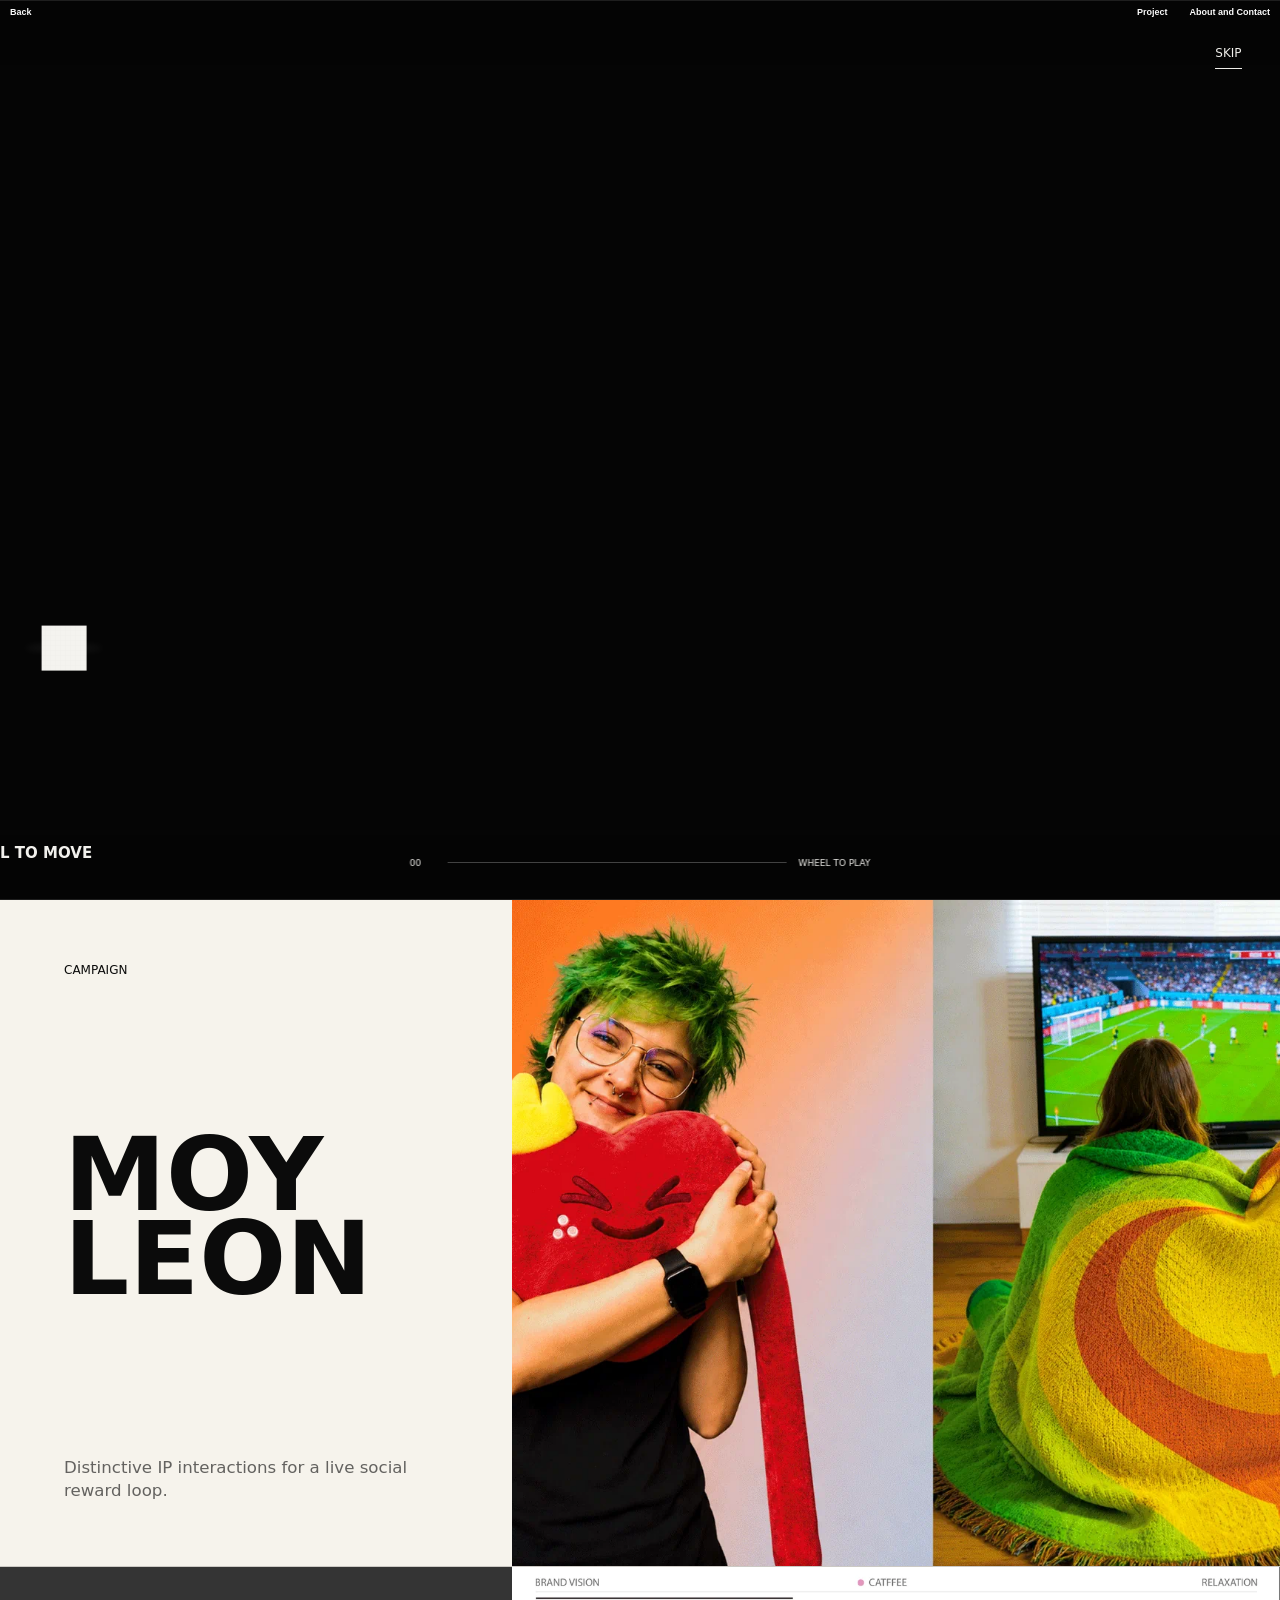
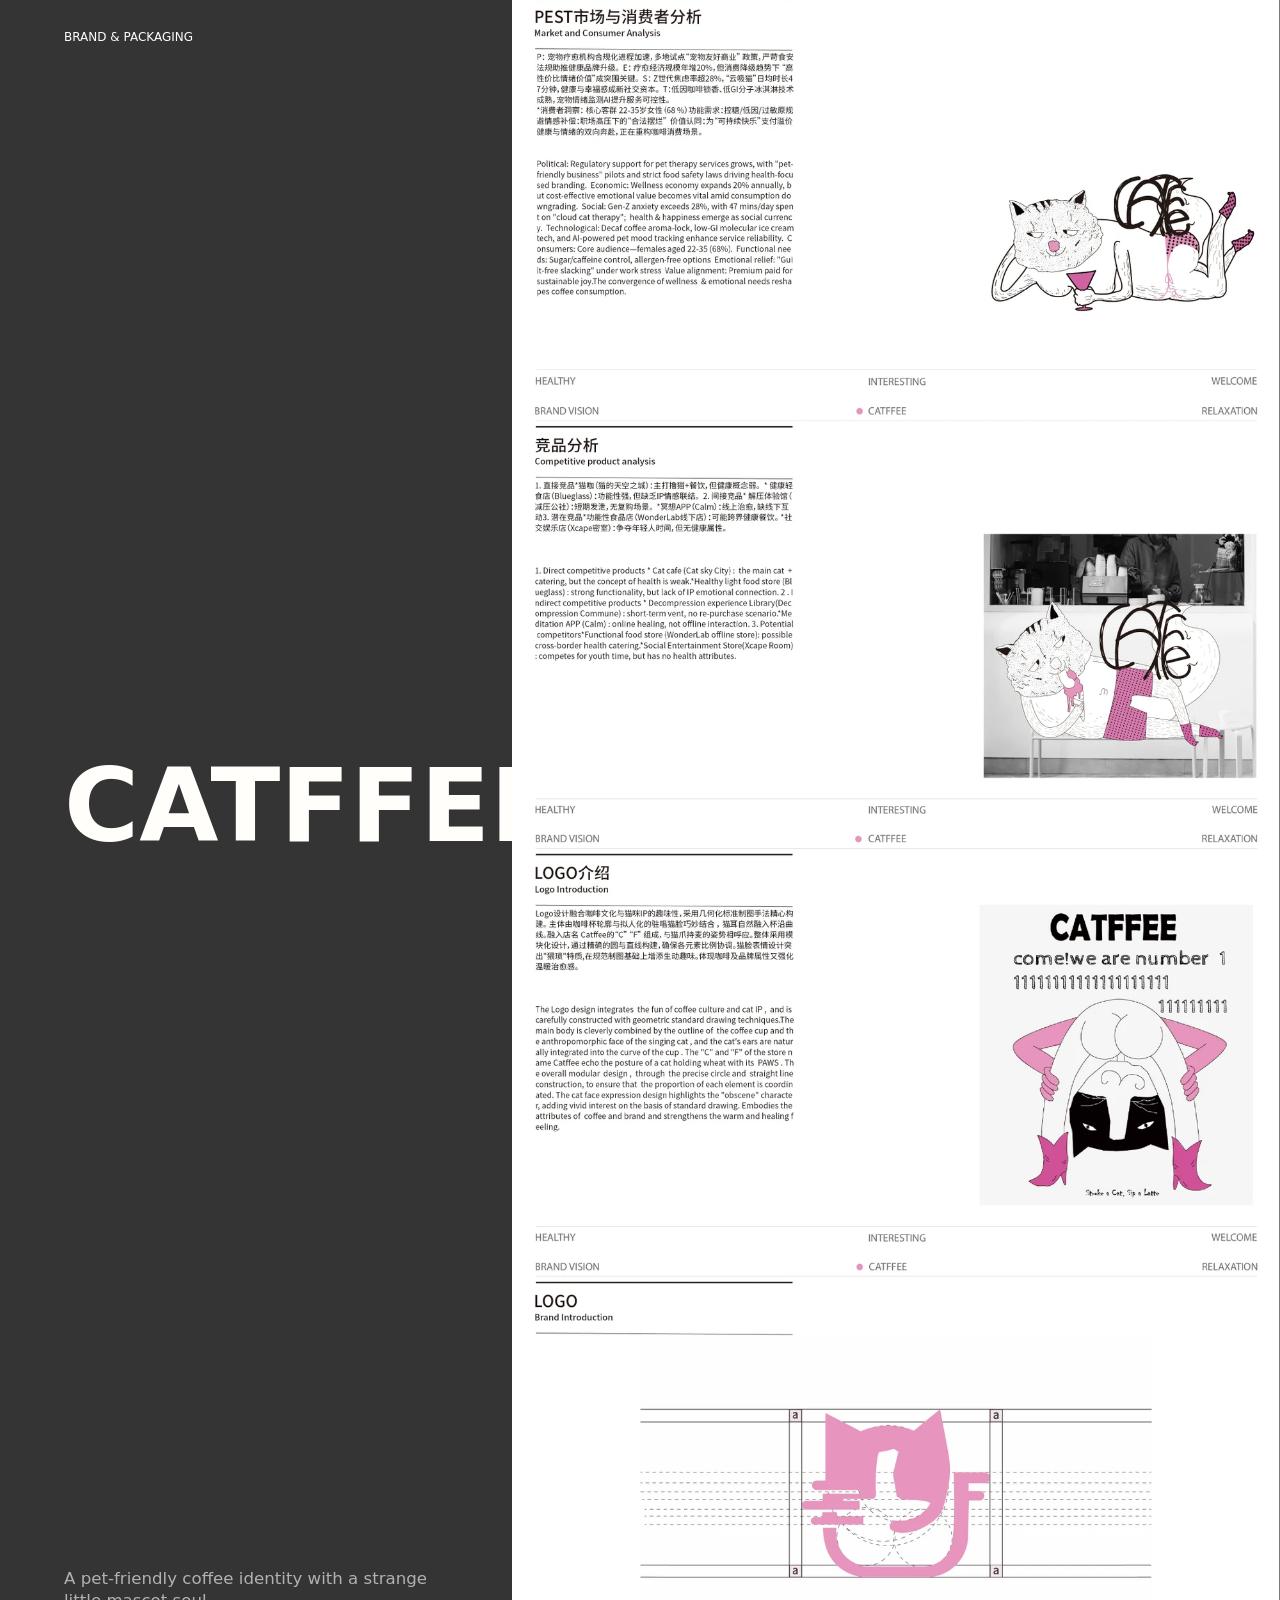
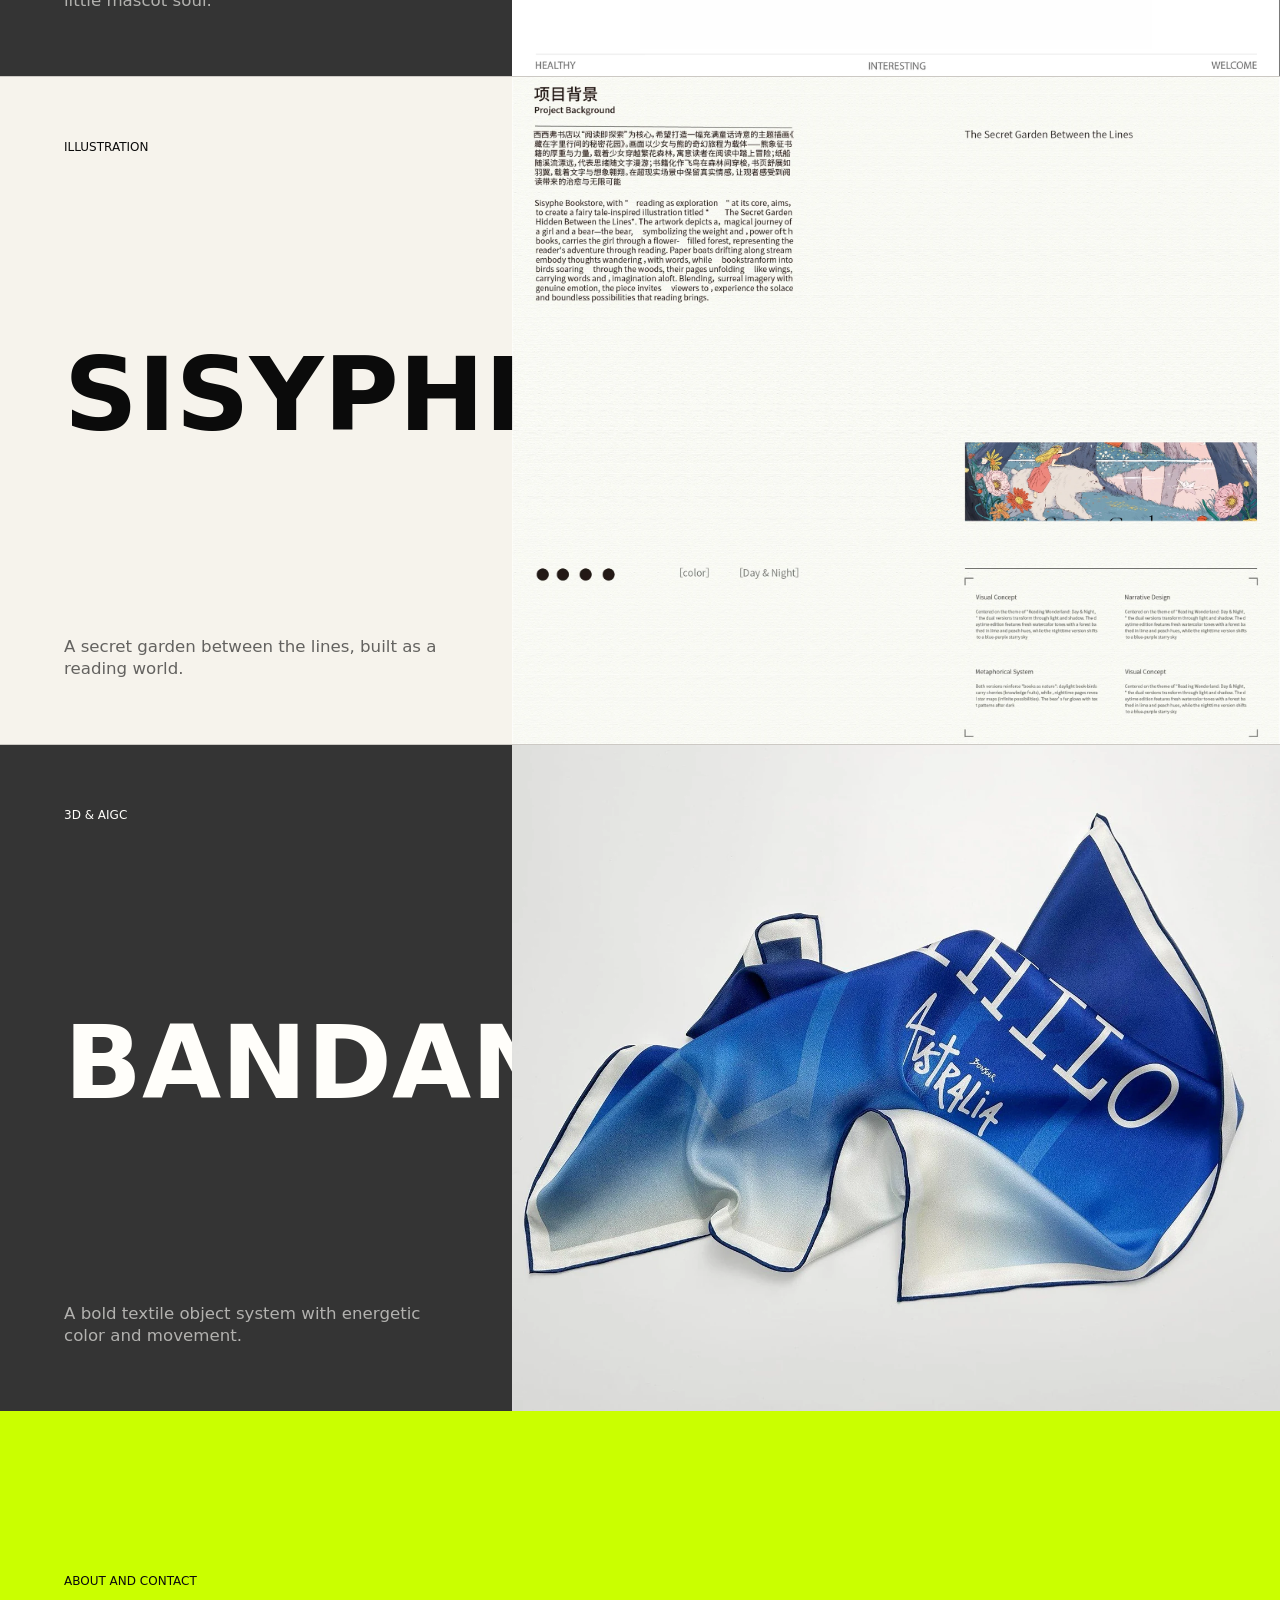
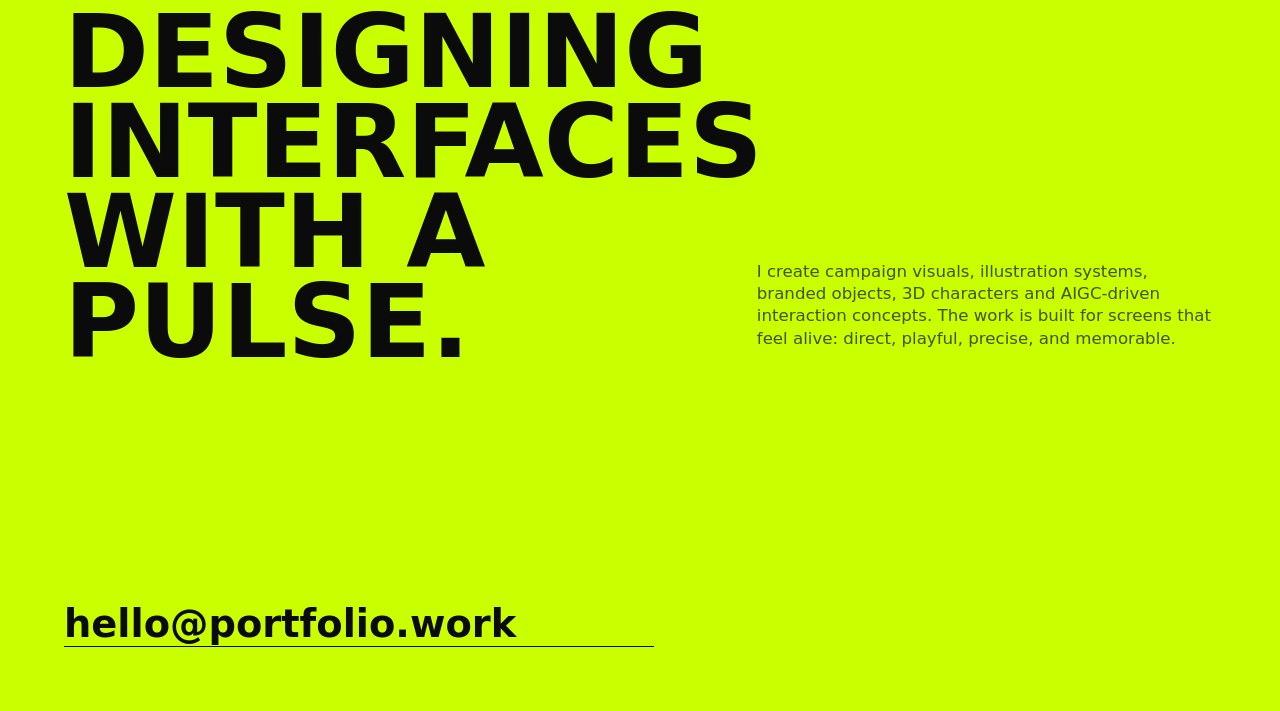
<file: index.html>
<!doctype html>
<html lang="en">
  <head>
    <meta charset="UTF-8" />
    <meta name="viewport" content="width=device-width, initial-scale=1.0" />
    <title>Your Favorite Designer</title>
    <link rel="icon" type="image/svg+xml" href="./cat-tab.svg?v=2" />
    <meta
      name="description"
      content="A kinetic portfolio across campaign, illustration, brand packaging, 3D and AIGC."
    />
    <link rel="stylesheet" href="./styles.css?v=8" />
    <link rel="stylesheet" href="./global-nav.css?v=2" />
    <link rel="stylesheet" href="./portfolio-cat.css?v=3">
  </head>
  <body>
    <div class="noise" aria-hidden="true"></div>
    <img
      class="project-cursor"
      src="./assets/ui/explore-cursor.png?v=2"
      alt=""
      aria-hidden="true"
    />
    <section class="intro" id="intro" aria-label="Opening animation">
      <div class="intro-stage">
        <div class="opening-frame" aria-hidden="true">
          <div class="opening-scene scene-square">
            <div class="opening-label">
              <span>01 / 04</span>
              <strong>Scroll to move</strong>
            </div>
            <div class="jump-shadow"></div>
          </div>

          <svg
            class="jump-ribbon"
            viewBox="0 0 1600 900"
            preserveAspectRatio="none"
            aria-hidden="true"
          >
            <path class="jump-ribbon-path" pathLength="1" />
          </svg>

          <div class="opening-scene scene-player">
            <div class="network-copy">
              <small>Rolin</small>
              <strong>Portfolio<br />begin</strong>
            </div>
            <div class="volleyball-motion" aria-hidden="true"></div>
          </div>

          <div class="opening-scene scene-wipe"></div>

          <div class="opening-scene scene-cube">
            <div class="cube-stage">
              <div class="cube-face cube-front"></div>
              <div class="cube-face cube-back"></div>
              <div class="cube-face cube-right"></div>
              <div class="cube-face cube-left"></div>
              <div class="cube-face cube-top"></div>
              <div class="cube-face cube-bottom"></div>
            </div>
            <div class="cube-brand">ZPJ / Portfolio 2026</div>
          </div>

          <div class="story-square"></div>
          <div class="intro-progress">
            <span class="progress-number">00</span>
            <div><i></i></div>
            <span>Wheel to play</span>
          </div>
        </div>
        <button class="enter-site" type="button">Skip</button>
      </div>
    </section>

    <header class="site-header global-nav" aria-label="Primary navigation">
      <button class="brand site-back" type="button" aria-label="Back to opening">Back</button>
      <nav class="global-nav__right">
        <a href="#project">Project</a>
        <a href="./about.html">About and Contact</a>
      </nav>
    </header>

    <main>
      <section class="directory" id="project" aria-label="Project directory">
        <div class="directory-stage">
          <div class="directory-contents" aria-hidden="true">Contents</div>

          <div class="directory-category directory-category-left" aria-live="polite">
            <span class="directory-category-en">Campaign</span>
          </div>

          <span class="directory-reference directory-archive">[ ] Portfolio</span>

          <div class="directory-stream" aria-label="Looping project categories">
            <a
              class="directory-slide"
              href="./work.html?category=campaign"
              data-category="campaign"
              data-category-en="Campaign"
              data-category-cn="运营"
              data-project-title="TikTok Community FEST '26"
            >
              <img
                src="./assets/optimized/directory-campaign-1920.webp"
                srcset="
                  ./assets/optimized/directory-campaign-960.webp 960w,
                  ./assets/optimized/directory-campaign-1920.webp 1920w
                "
                sizes="100vw"
                alt="TikTok Community FEST '26 campaign artwork"
                width="1920"
                height="1080"
                fetchpriority="high"
                decoding="async"
              />
            </a>

            <a
              class="directory-slide"
              href="./work.html?category=illustration"
              data-category="illustration"
              data-category-en="Illustration"
              data-category-cn="插画"
              data-project-title="Celine Editorial Illustration"
            >
              <img
                src="./assets/optimized/directory-illustration-1920.webp"
                srcset="
                  ./assets/optimized/directory-illustration-960.webp 960w,
                  ./assets/optimized/directory-illustration-1920.webp 1920w
                "
                sizes="100vw"
                alt="Celine editorial illustration"
                width="1920"
                height="1078"
                loading="lazy"
                fetchpriority="low"
                decoding="async"
              />
            </a>

            <a
              class="directory-slide"
              href="./work.html?category=brand"
              data-category="brand"
              data-category-en="Brand &amp; Packaging"
              data-category-cn="品牌与包装"
              data-project-title="BinGo Brand System"
            >
              <img
                src="./assets/optimized/directory-brand-1376.webp"
                srcset="
                  ./assets/optimized/directory-brand-688.webp 688w,
                  ./assets/optimized/directory-brand-1376.webp 1376w
                "
                sizes="100vw"
                alt="BinGo brand and packaging system"
                width="1376"
                height="768"
                loading="lazy"
                fetchpriority="low"
                decoding="async"
              />
            </a>

            <a
              class="directory-slide"
              href="./work.html?category=three-d-aigc"
              data-category="three-d-aigc"
              data-category-en="3D &amp; AIGC"
              data-category-cn="三维与 AIGC"
              data-project-title="Character Study"
            >
              <img
                src="./assets/optimized/directory-aigc-1920.webp"
                srcset="
                  ./assets/optimized/directory-aigc-960.webp 960w,
                  ./assets/optimized/directory-aigc-1920.webp 1920w
                "
                sizes="100vw"
                alt="3D and AIGC character study"
                width="1920"
                height="1080"
                loading="lazy"
                fetchpriority="low"
                decoding="async"
              />
            </a>
          </div>

          <div class="directory-category directory-category-right" aria-live="polite">
            <span class="directory-category-cn">运营</span>
          </div>

          <button class="directory-reference directory-home" type="button">[•] Home</button>
          <a class="directory-reference directory-projects" href="#project">[ ] Projects</a>
        </div>
      </section>

      <section class="works section" id="selected-work" aria-label="Selected projects">
        <article class="work" data-detail="moy">
          <button class="work-link" type="button">
            <span>CAMPAIGN</span>
            <strong>Moy Leon</strong>
            <em>Distinctive IP interactions for a live social reward loop.</em>
          </button>
          <img
            src="./assets/optimized/home-moment-toy.webp"
            alt="Moy collectible objects"
            width="1600"
            height="900"
            loading="lazy"
            decoding="async"
          />
        </article>
        <article class="work" data-detail="catffee">
          <button class="work-link" type="button">
            <span>BRAND & PACKAGING</span>
            <strong>Catffee</strong>
            <em>A pet-friendly coffee identity with a strange little mascot soul.</em>
          </button>
          <img
            src="./assets/optimized/home-catffee-1200.webp"
            srcset="
              ./assets/optimized/home-catffee-640.webp 640w,
              ./assets/optimized/home-catffee-1200.webp 1200w
            "
            sizes="100vw"
            alt="Catffee visual identity"
            width="1200"
            height="2671"
            loading="lazy"
            decoding="async"
          />
        </article>
        <article class="work" data-detail="sisyphe">
          <button class="work-link" type="button">
            <span>ILLUSTRATION</span>
            <strong>Sisyphe</strong>
            <em>A secret garden between the lines, built as a reading world.</em>
          </button>
          <img
            src="./assets/optimized/home-sisyphe-2000.webp"
            srcset="
              ./assets/optimized/home-sisyphe-960.webp 960w,
              ./assets/optimized/home-sisyphe-2000.webp 2000w
            "
            sizes="100vw"
            alt="Sisyphe illustration page"
            width="2000"
            height="1737"
            loading="lazy"
            decoding="async"
          />
        </article>
        <article class="work" data-detail="bandana">
          <button class="work-link" type="button">
            <span>3D & AIGC</span>
            <strong>Bandana</strong>
            <em>A bold textile object system with energetic color and movement.</em>
          </button>
          <img
            src="./assets/optimized/home-bandana-1600.webp"
            srcset="
              ./assets/optimized/home-bandana-800.webp 800w,
              ./assets/optimized/home-bandana-1600.webp 1600w
            "
            sizes="100vw"
            alt="Bandana product design"
            width="1600"
            height="1200"
            loading="lazy"
            decoding="async"
          />
        </article>
      </section>

      <section class="about section" id="about">
        <div>
          <span class="eyebrow">About and Contact</span>
          <h2>Designing interfaces with a pulse.</h2>
        </div>
        <p>
          I create campaign visuals, illustration systems, branded objects, 3D
          characters and AIGC-driven interaction concepts. The work is built for
          screens that feel alive: direct, playful, precise, and memorable.
        </p>
        <a class="contact-link" href="mailto:hello@portfolio.work">hello@portfolio.work</a>
      </section>
    </main>

    <script src="./assets/vendor/lottie.min.js"></script>
    <script src="./script.js?v=16"></script>
  <button class="portfolio-cat" type="button" aria-label="Pet the cat">
    <img class="portfolio-cat__face" src="./cat-face.jpg" alt="" width="1280" height="960">
    <span class="portfolio-cat__eye portfolio-cat__eye--left"></span>
    <span class="portfolio-cat__eye portfolio-cat__eye--right"></span>
    <img class="portfolio-cat__reaction" src="./cat-react.jpg" alt="">
    <img class="portfolio-cat__surprise" src="./cat-surprise.jpg" alt="">
  </button>
  <p class="portfolio-cat-caption">I can yawn. You can’t miss your favorite designer.</p>
  <script src="./portfolio-cat.js?v=3" defer></script>
  </body>
</html>
</file>
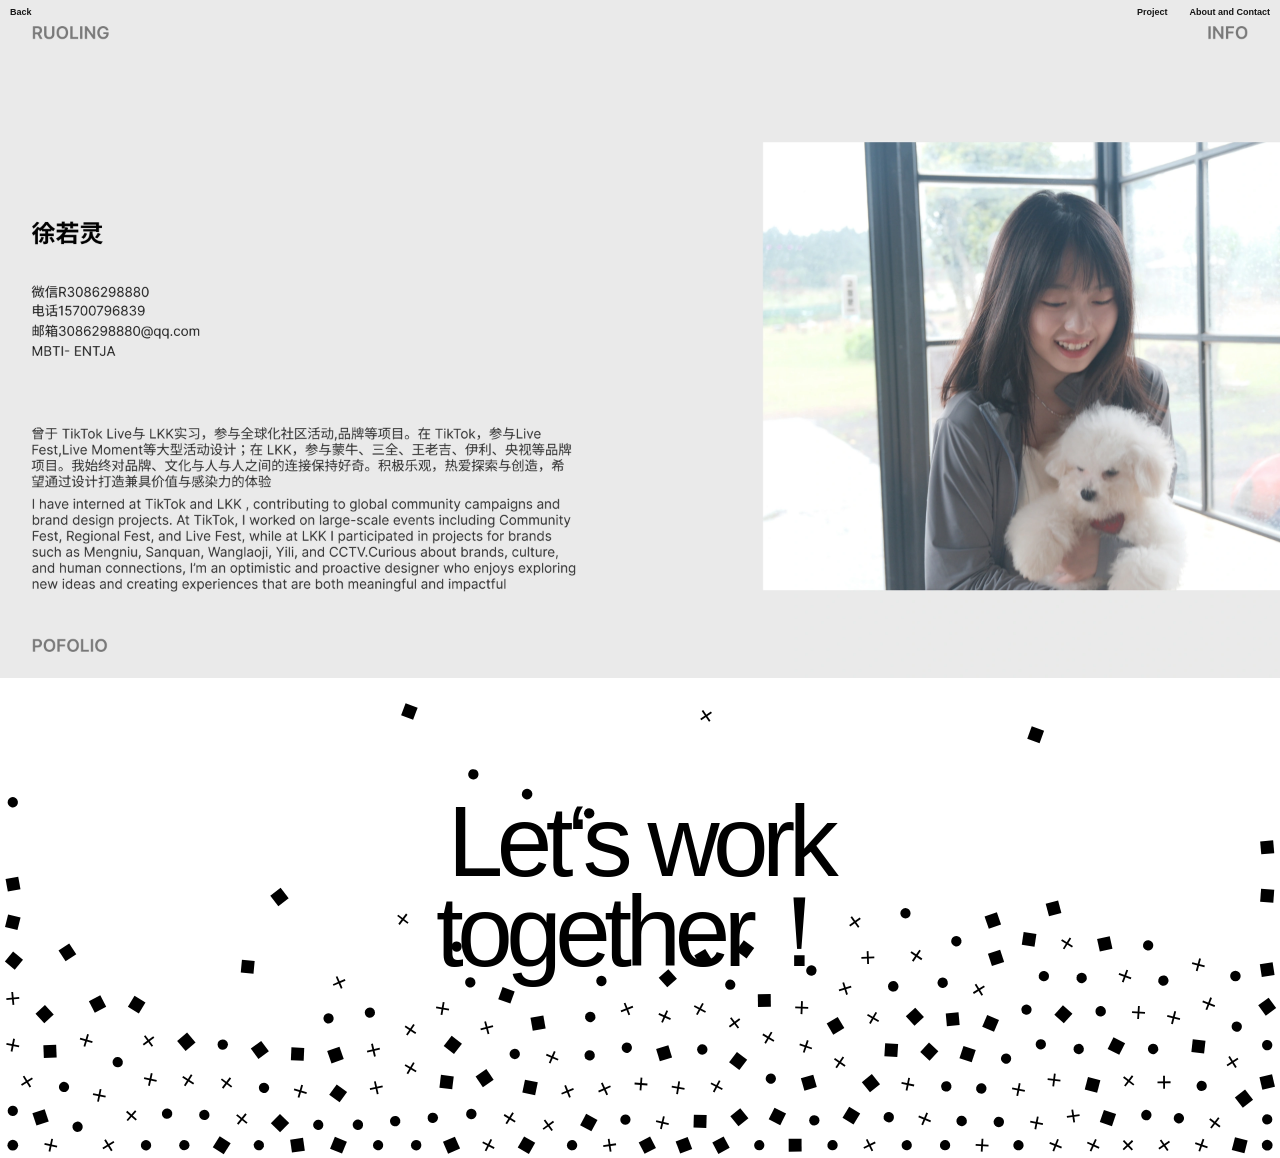
<file: about.html>
<!doctype html>
<html lang="zh-CN">
  <head>
    <meta charset="UTF-8" />
    <meta name="viewport" content="width=device-width, initial-scale=1.0" />
    <title>Your Favorite Designer</title>
    <link rel="icon" type="image/svg+xml" href="./cat-tab.svg?v=2" />
    <meta
      name="description"
      content="About Ruoling, a visual designer working across brand, campaign, illustration, 3D and AIGC."
    />
    <link rel="stylesheet" href="./about.css?v=11" />
    <link rel="stylesheet" href="./global-nav.css?v=2" />
  </head>
  <body>
    <header class="global-nav" aria-label="Primary navigation">
      <a href="./index.html">Back</a>
      <nav class="global-nav__right">
        <a href="./index.html#project">Project</a>
        <a aria-current="page" href="./about.html">About and Contact</a>
      </nav>
    </header>

    <main class="about-image-page">
      <img
        src="./assets/about/about-contact.webp?v=1"
        alt="徐若灵 About and Contact information"
        width="3840"
        height="2034"
        decoding="sync"
        fetchpriority="high"
      />
    </main>

    <section class="contact-playground" id="contact-playground" aria-label="Interactive contact field">
      <div class="contact-playground__stage">
        <canvas class="contact-playground__canvas" aria-hidden="true"></canvas>
        <div class="contact-playground__copy">
          <h2>Let‘s work <br />together！</h2>
        </div>
      </div>
    </section>

    <script src="./about-interaction.js?v=9"></script>
  </body>
</html>
</file>
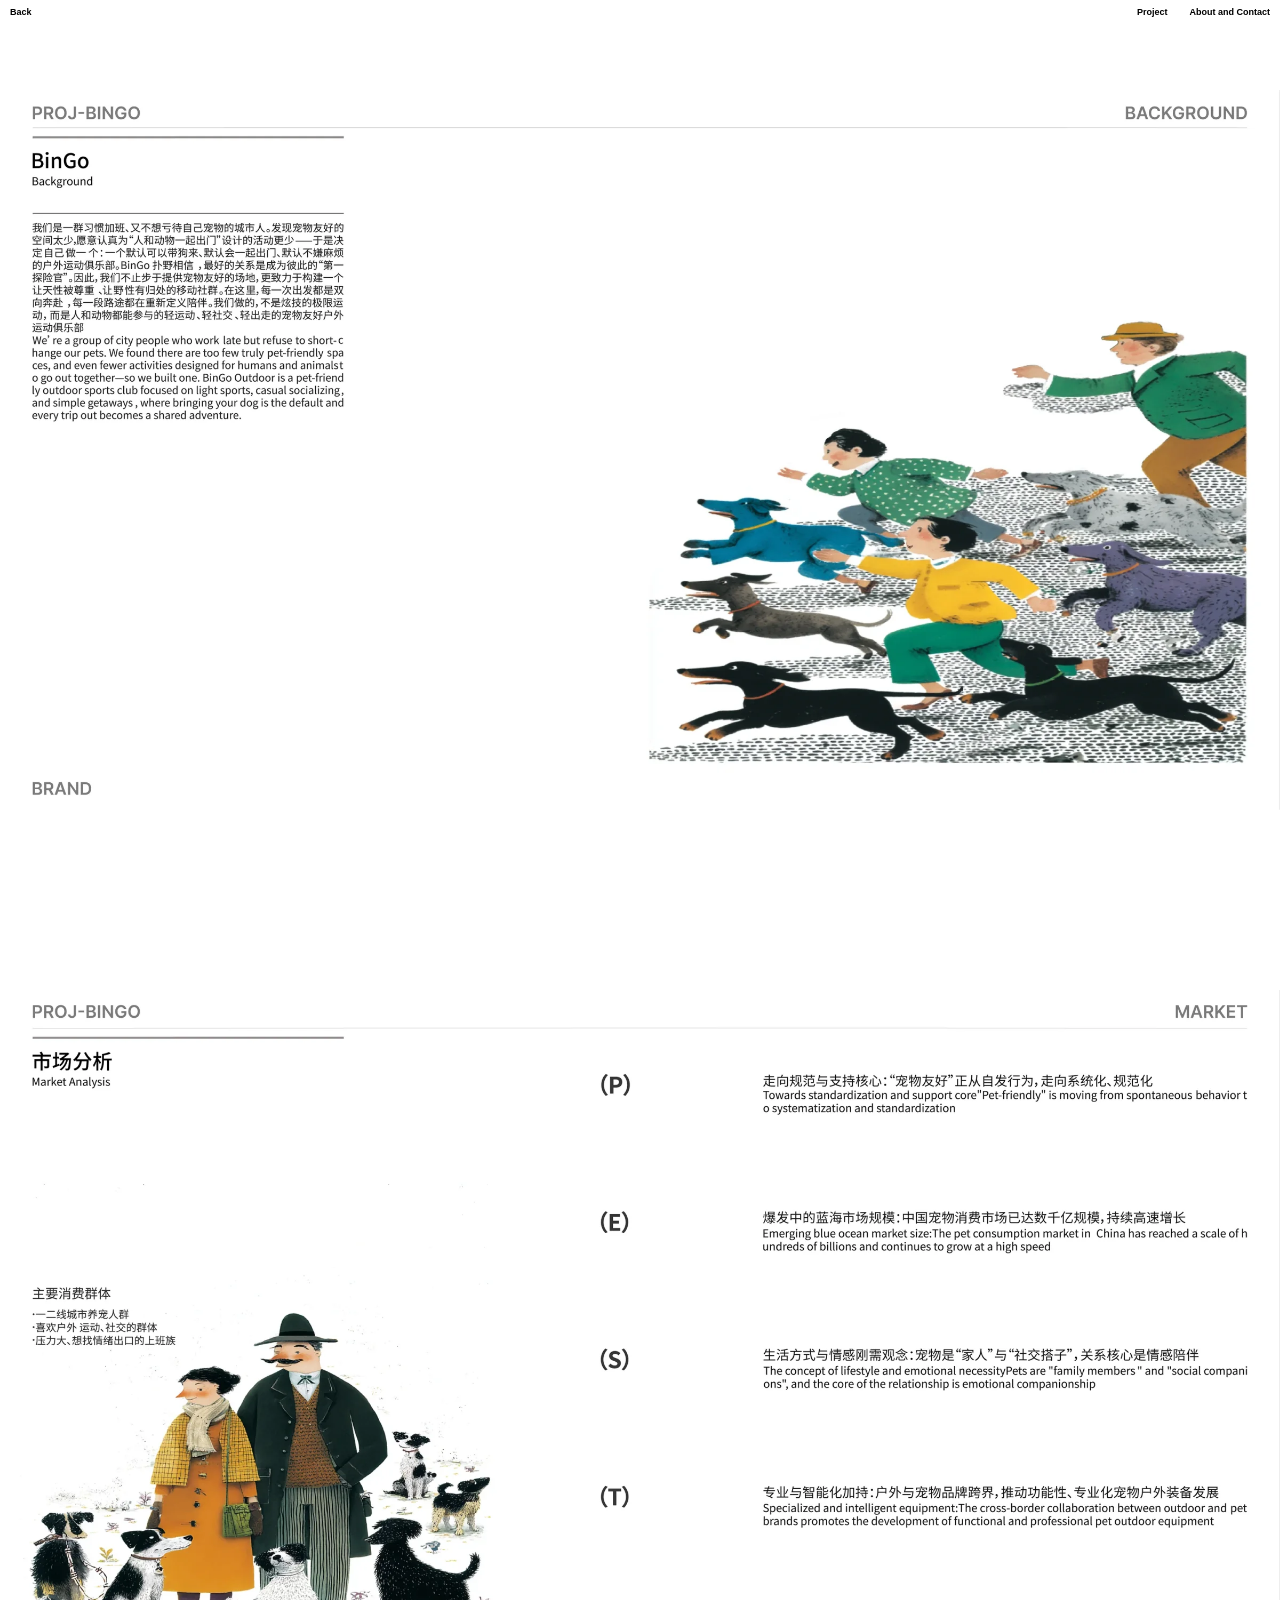
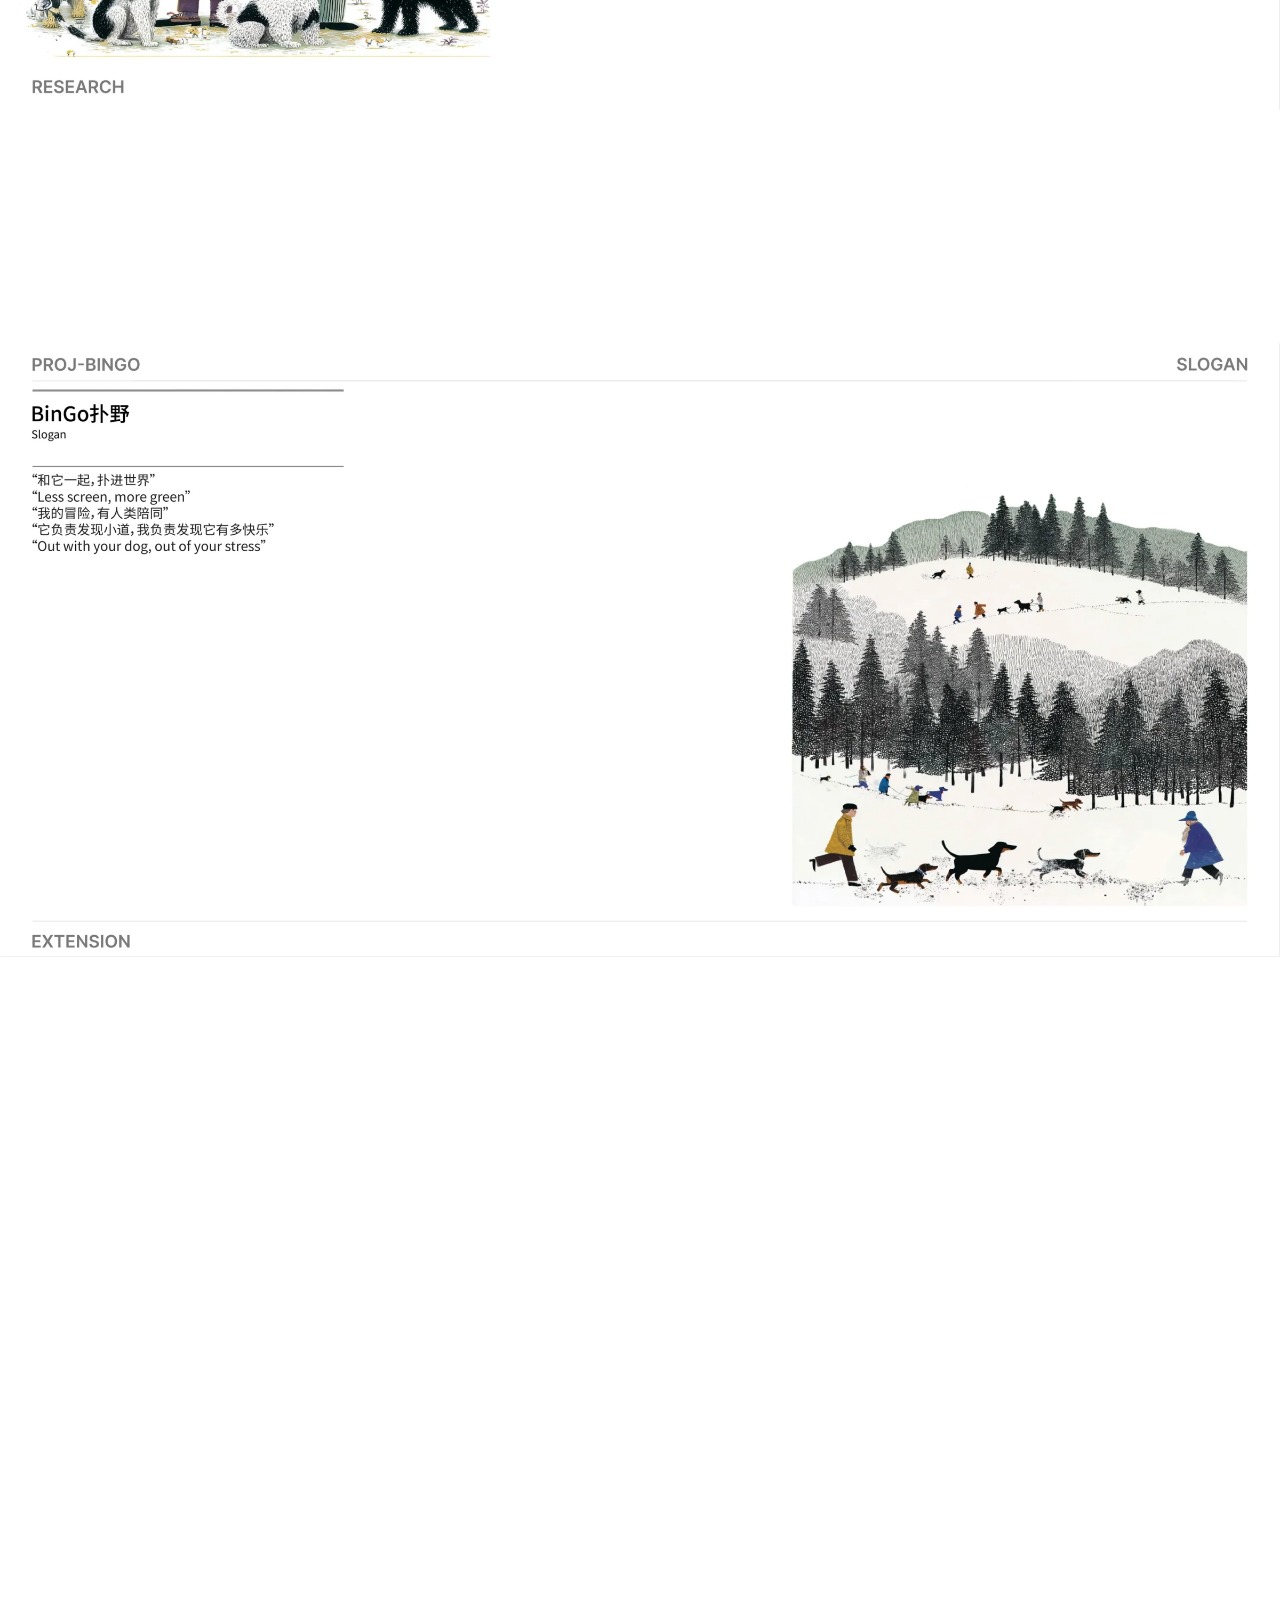
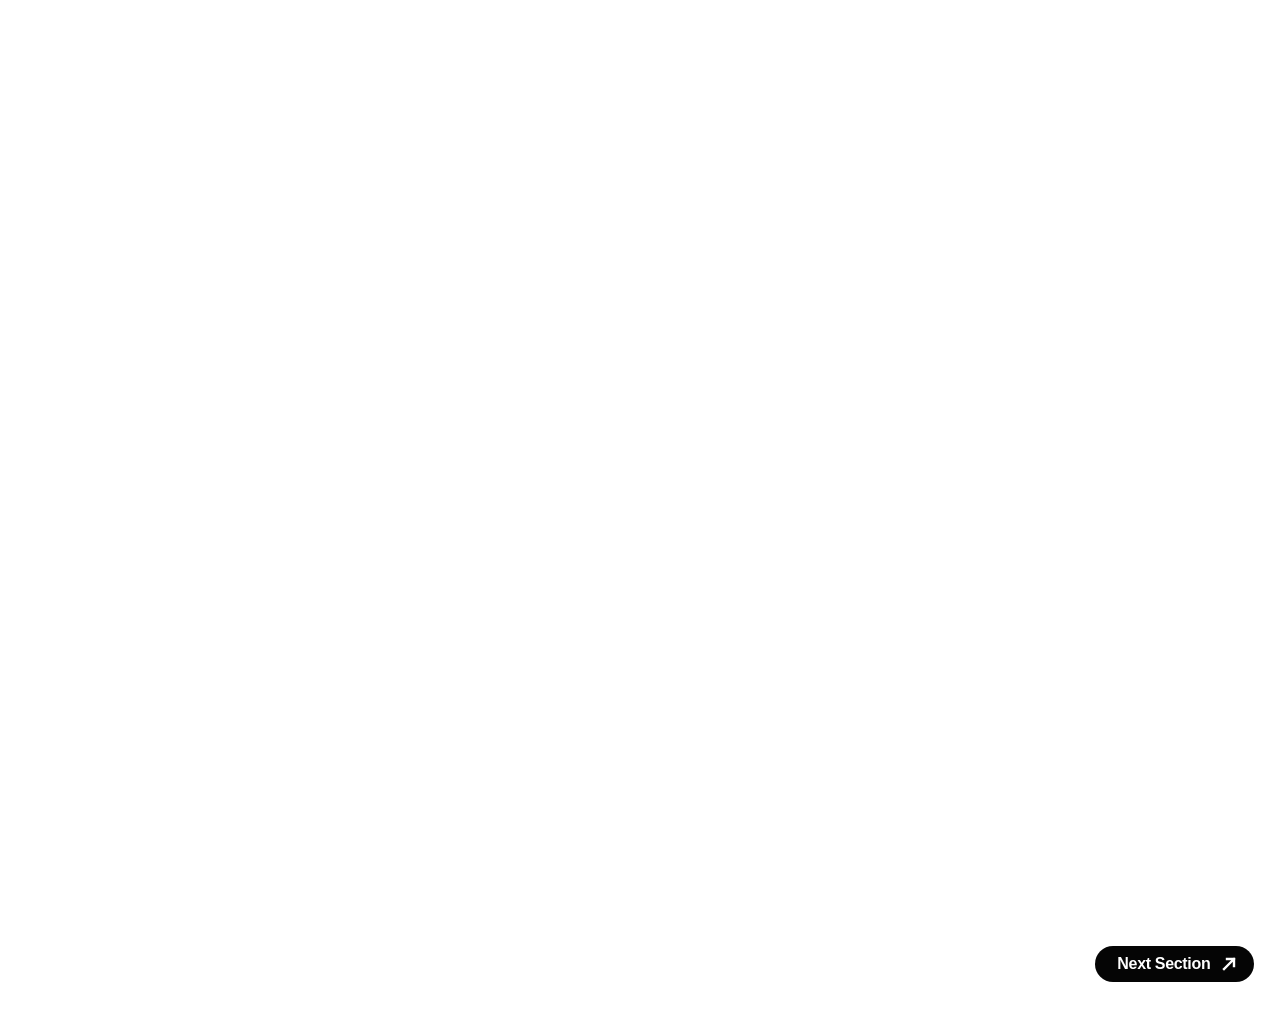
<file: brand-project.html>
<!doctype html>
<html lang="en">
  <head>
    <meta charset="UTF-8" />
    <meta name="viewport" content="width=device-width, initial-scale=1.0" />
    <title>Your Favorite Designer</title>
    <link rel="icon" type="image/svg+xml" href="./cat-tab.svg?v=2" />
    <meta
      name="description"
      content="Brand and packaging project by Rolin."
    />
    <link rel="stylesheet" href="./brand-project.css?v=10" />
    <link rel="stylesheet" href="./global-nav.css?v=2" />
  </head>
  <body>
    <header class="global-nav" aria-label="Primary navigation">
      <a href="./index.html">Back</a>
      <nav class="global-nav__right">
        <a href="./index.html#project">Project</a>
        <a href="./about.html">About and Contact</a>
      </nav>
    </header>

    <main class="project-gallery" aria-label="Project images"></main>

    <a
      class="project-next"
      href="./work.html?category=three-d-aigc"
      aria-label="Next section: 3D and AIGC"
    >
      <strong>Next Section</strong>
      <span aria-hidden="true">
        <svg viewBox="0 0 16 16" focusable="false">
          <path d="M3 13L13 3M6 3h7v7"></path>
        </svg>
      </span>
    </a>

    <div class="project-transition" aria-hidden="true">
      <video
        data-src="./assets/transitions/3d-aigc-bike-v6.mp4?v=1"
        muted
        playsinline
        preload="none"
      ></video>
    </div>

    <script src="./brand-project.js?v=19"></script>
  </body>
</html>
</file>
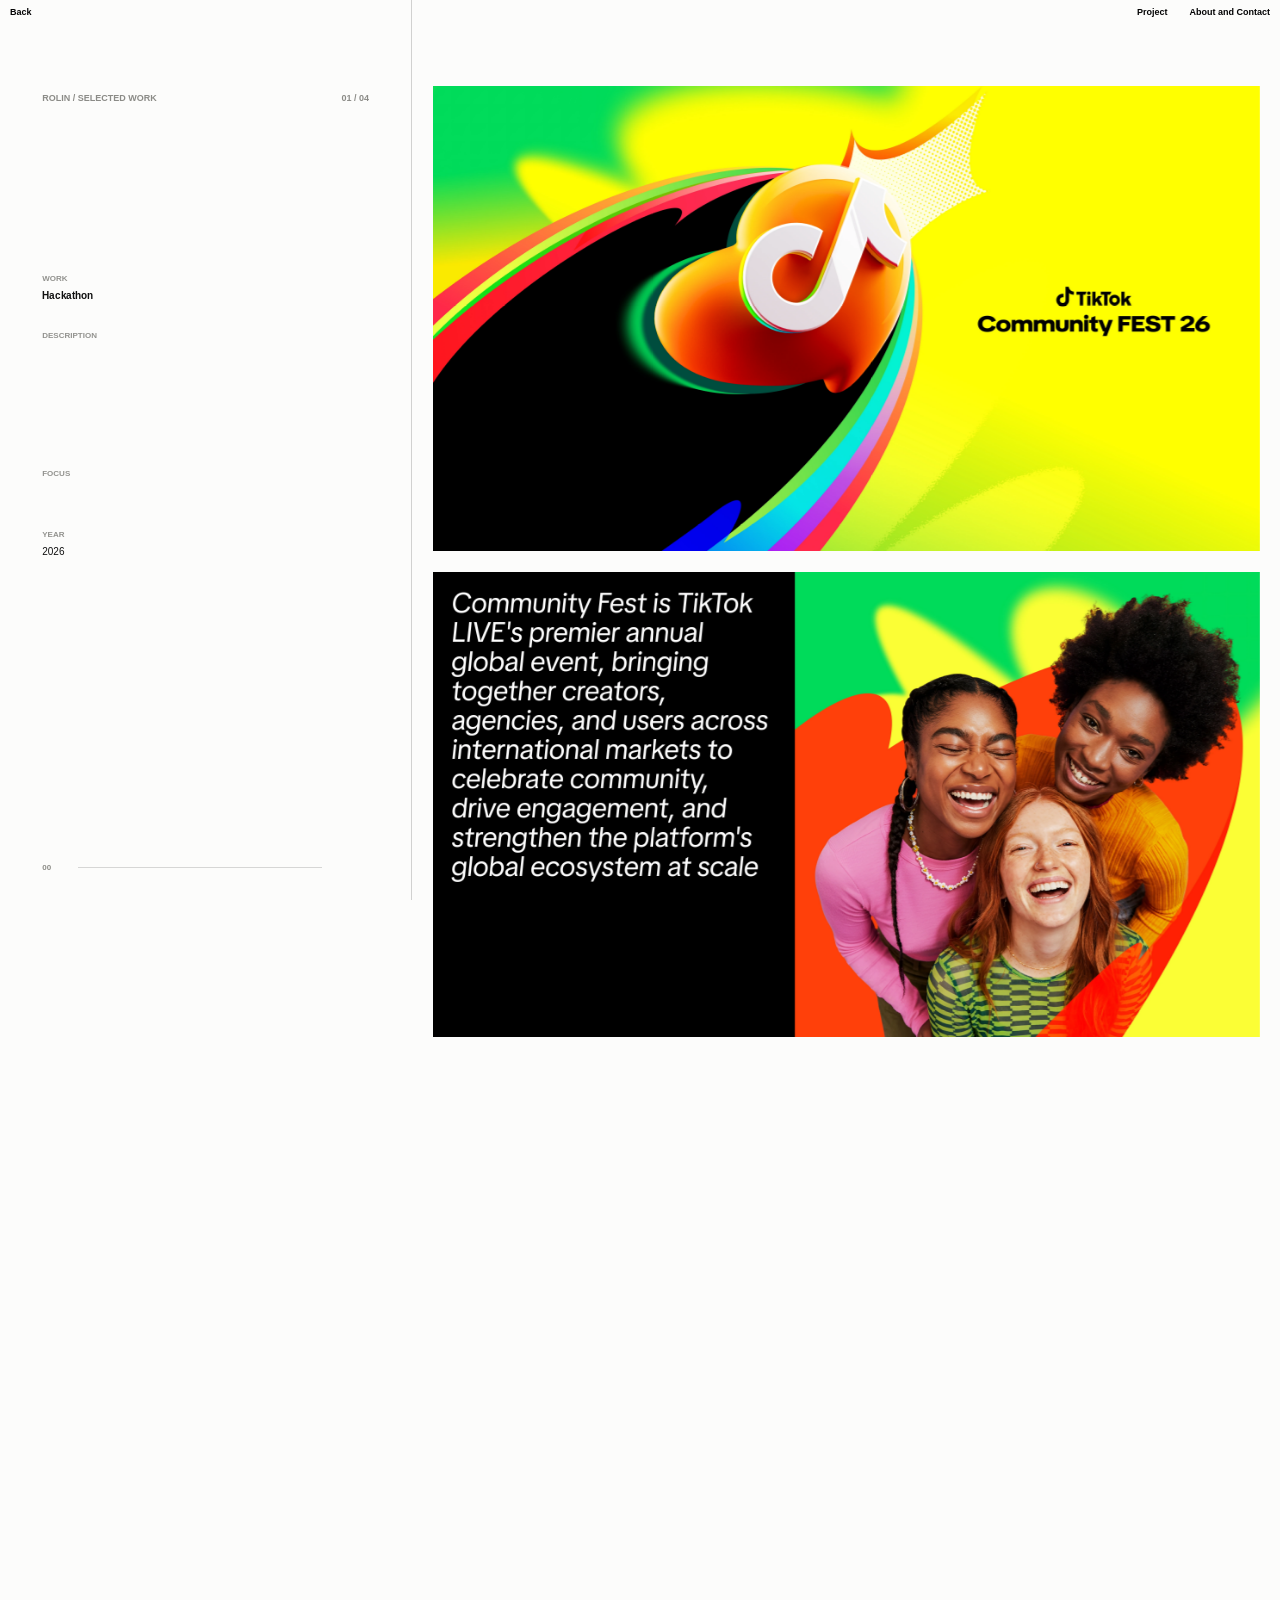
<file: work.html>
<!doctype html>
<html lang="en">
  <head>
    <meta charset="UTF-8" />
    <meta name="viewport" content="width=device-width, initial-scale=1.0" />
    <title>Your Favorite Designer</title>
    <link rel="icon" type="image/svg+xml" href="./cat-tab.svg?v=2" />
    <meta
      name="description"
      content="Selected campaign, illustration, brand, packaging, 3D and AIGC work by Rolin."
    />
    <link rel="stylesheet" href="./work.css?v=58" />
    <link rel="stylesheet" href="./global-nav.css?v=2" />
  </head>
  <body>
    <header class="work-header global-nav">
      <a class="work-back" href="./index.html">Back</a>
      <nav class="global-nav__right" aria-label="Project navigation">
        <a href="./index.html#project">Project</a>
        <a href="./about.html">About and Contact</a>
      </nav>
    </header>

    <main class="work-layout">
      <aside class="work-aside" aria-live="polite">
        <div class="aside-coordinates">
          <span>Rolin / Selected Work</span>
          <span class="aside-count">01 / 04</span>
        </div>

        <div class="aside-content">
          <dl class="aside-meta">
            <div>
              <dt>Work</dt>
              <dd class="aside-title"></dd>
            </div>
            <div>
              <dt>Description</dt>
              <dd class="aside-description"></dd>
            </div>
            <div>
              <dt>Focus</dt>
              <dd class="aside-focus"></dd>
            </div>
            <div>
              <dt>Year</dt>
              <dd class="aside-year"></dd>
            </div>
          </dl>
        </div>

        <div class="aside-progress" aria-hidden="true">
          <span class="aside-progress-number">00</span>
          <div><i></i></div>
        </div>
      </aside>

      <section class="media-stream" aria-label="Project media"></section>
    </main>

    <div class="next-section-transition" aria-hidden="true">
      <div class="next-section-transition__lottie" aria-hidden="true"></div>
      <video
        class="next-section-transition__video"
        muted
        playsinline
        preload="none"
      ></video>
      <p class="next-section-transition__label" aria-hidden="true"></p>
    </div>

    <script src="./work.js?v=117"></script>
  </body>
</html>
</file>
<file: styles.css>
:root {
  --ink: #0b0b0b;
  --paper: #f6f3ec;
  --chalk: #fffefa;
  --acid: #caff00;
  --green: #00db5a;
  --orange: #ff4a11;
  --blue: #2457ff;
  --muted: rgba(11, 11, 11, 0.56);
  --line: rgba(11, 11, 11, 0.18);
  --ease: cubic-bezier(0.16, 1, 0.3, 1);
}

* {
  box-sizing: border-box;
}

html {
  scroll-behavior: smooth;
}

body {
  margin: 0;
  background: var(--paper);
  color: var(--ink);
  font-family:
    Inter, ui-sans-serif, system-ui, -apple-system, BlinkMacSystemFont, "Segoe UI",
    sans-serif;
  letter-spacing: 0;
  overflow-x: hidden;
}

body.intro-active {
  height: 100vh;
  height: 100svh;
  overflow: hidden;
}

body.directory-active .noise {
  opacity: 0;
}

button,
a {
  color: inherit;
  font: inherit;
}

button {
  border: 0;
  cursor: pointer;
}

img,
video {
  display: block;
  max-width: 100%;
}

.noise {
  position: fixed;
  inset: 0;
  z-index: 999;
  pointer-events: none;
  opacity: 0.08;
  background-image:
    linear-gradient(rgba(0, 0, 0, 0.08) 1px, transparent 1px),
    linear-gradient(90deg, rgba(0, 0, 0, 0.06) 1px, transparent 1px);
  background-size: 5px 5px;
  mix-blend-mode: multiply;
}

.project-cursor {
  display: block;
  position: fixed;
  left: 0;
  top: 0;
  z-index: 1000;
  width: clamp(56px, 5.2vw, 84px);
  height: auto;
  max-width: none;
  opacity: 0;
  pointer-events: none;
  transform: translate3d(-120px, -120px, 0) translate(-50%, -50%);
  transition: opacity 0.12s ease;
}

.project-cursor.is-visible {
  opacity: 1;
}

.scroll-bird {
  --bird-x: -120px;
  --bird-y: -120px;
  --bird-rotation: 0deg;
  --bird-yaw: 0deg;
  --bird-scale: 1;
  position: fixed;
  left: 0;
  top: 0;
  z-index: 1001;
  width: clamp(82px, 7vw, 112px);
  aspect-ratio: 16 / 9;
  mix-blend-mode: difference;
  opacity: 0;
  pointer-events: none;
  transform: translate3d(var(--bird-x), var(--bird-y), 0) translate(-50%, -50%) rotate(var(--bird-rotation)) rotateY(var(--bird-yaw)) scale(var(--bird-scale));
  transform-style: preserve-3d;
  transition: opacity 80ms ease;
  will-change: transform, opacity;
}

.scroll-bird.is-flying {
  opacity: 1;
}

.scroll-bird .bird-flight {
  position: absolute;
  inset: 0;
  width: 100%;
  height: 100%;
  max-width: none;
  object-fit: contain;
  transform: translate3d(-2%, 0, 0);
  transform-origin: 66% 50%;
  will-change: transform;
}

body.bird-active {
  cursor: auto;
}

.intro {
  position: fixed;
  inset: 0;
  z-index: 90;
  background: #050505;
  color: var(--chalk);
  transition:
    transform 1.1s var(--ease),
    opacity 0.7s var(--ease),
    visibility 0.7s;
}

.intro.is-directory {
  opacity: 0;
  transform: translateY(-3%);
  visibility: hidden;
  pointer-events: none;
}

.intro-stage {
  position: relative;
  min-height: 100vh;
  min-height: 100svh;
  overflow: hidden;
  display: grid;
  place-items: center;
  padding: 0;
}

.eyebrow,
.kicker,
.section-rail,
.hero-meta,
.work span,
.detail-category,
dt {
  font-size: 12px;
  line-height: 1.1;
  text-transform: uppercase;
  letter-spacing: 0;
}

.hero h2,
.about h2,
.detail h2 {
  margin: 18px 0 0;
  font-size: clamp(54px, 8vw, 128px);
  line-height: 0.88;
  letter-spacing: 0;
  text-transform: uppercase;
}

.about p,
.detail p {
  max-width: 560px;
  color: rgba(255, 255, 255, 0.68);
  font-size: clamp(16px, 1.3vw, 22px);
  line-height: 1.35;
}

.opening-frame {
  position: absolute;
  left: 50%;
  top: 50%;
  width: max(100vw, 177.7778vh);
  height: max(100vh, 56.25vw);
  width: max(100vw, 177.7778svh);
  height: max(100svh, 56.25vw);
  overflow: hidden;
  background: #050505;
  font-family: Impact, Haettenschweiler, "Arial Narrow Bold", sans-serif;
  isolation: isolate;
  transform: translate(-50%, -50%);
}

.opening-frame::after {
  content: "";
  position: absolute;
  inset: 0;
  z-index: 20;
  pointer-events: none;
  border: 1px solid rgba(255, 255, 255, 0.1);
  box-shadow: inset 0 0 80px rgba(0, 0, 0, 0.08);
}

.opening-scene {
  position: absolute;
  inset: 0;
  overflow: hidden;
  opacity: 0;
  will-change: opacity, transform, clip-path;
}

.scene-square {
  z-index: 1;
  background: #050505;
  color: #f4f3ef;
  opacity: 1;
}

.opening-label {
  position: absolute;
  left: 3.2%;
  bottom: 4.2%;
  display: grid;
  grid-template-columns: auto auto;
  gap: 10px 18px;
  align-items: baseline;
  font-family: Inter, ui-sans-serif, system-ui, sans-serif;
  text-transform: uppercase;
}

.opening-label span {
  color: rgba(255, 255, 255, 0.42);
  font-size: clamp(10px, 0.72vw, 14px);
}

.opening-label strong {
  font-size: clamp(15px, 1.1vw, 22px);
  letter-spacing: 0;
}

.jump-shadow {
  position: absolute;
  left: 50%;
  top: 66%;
  width: 7vw;
  height: 0.7vw;
  border-radius: 50%;
  background: rgba(255, 255, 255, 0.18);
  filter: blur(0.3vw);
  transform: translate(-50%, -50%);
  will-change: left, width, opacity;
}

.jump-ribbon {
  position: absolute;
  inset: 0;
  z-index: 10;
  width: 100%;
  height: 100%;
  overflow: visible;
  pointer-events: none;
  opacity: 0;
  will-change: opacity;
}

.jump-ribbon-path {
  fill: none;
  stroke: #f4f3ef;
  stroke-width: 64;
  stroke-linecap: butt;
  stroke-linejoin: round;
  vector-effect: non-scaling-stroke;
  will-change: stroke-dasharray, stroke-dashoffset;
}

.scene-player {
  z-index: 2;
  background: #f7f7f7;
  color: #0b0c0d;
}

.network-copy {
  position: absolute;
  left: calc((100% - 100vw) / 2 + 2.1vw);
  bottom: calc((100% - 100vh) / 2 + 5.2vh);
  bottom: calc((100% - 100svh) / 2 + 5.2svh);
  z-index: 4;
  display: grid;
  align-content: end;
  line-height: 0.72;
  text-transform: uppercase;
}

.network-copy small {
  display: block;
  margin: 0 0 0.3vw 0.22vw;
  font-size: clamp(12px, 1.2vw, 22px);
  line-height: 0.8;
}

.network-copy strong {
  display: block;
  font-size: clamp(58px, 8.2vw, 150px);
  font-weight: 900;
  line-height: 0.72;
  letter-spacing: 0;
  transform: scaleX(0.62);
  transform-origin: left center;
}

.volleyball-motion {
  position: absolute;
  inset: 0;
  z-index: 2;
  overflow: hidden;
  pointer-events: none;
}

.volleyball-motion svg {
  display: block;
  width: 100% !important;
  height: 100% !important;
}

@media (max-aspect-ratio: 8 / 5) {
  .volleyball-motion {
    transform: translateX(-8%);
  }
}

@media (max-aspect-ratio: 6 / 5) {
  .volleyball-motion {
    transform: translateX(-18%);
  }
}

@media (max-aspect-ratio: 4 / 5) {
  .volleyball-motion {
    transform: translateX(-23%);
  }

  .network-copy strong {
    font-size: 48px;
  }
}

.scene-wipe {
  z-index: 3;
  background: #002e2c;
  clip-path: circle(0% at 78% 38%);
}

.story-square {
  position: absolute;
  z-index: 12;
  left: 17%;
  top: 64%;
  width: clamp(34px, 3.4vw, 64px);
  aspect-ratio: 1;
  background: #f4f3ef;
  transform: translate(-50%, -50%) rotate(0deg);
  transform-origin: center;
  will-change: left, top, width, height, transform, background, opacity;
}

.scene-cube {
  z-index: 4;
  background: #080808;
  color: #f4f3ef;
  perspective: 900px;
}

.cube-stage {
  position: absolute;
  left: 50%;
  top: 50%;
  width: 58vw;
  height: 58vw;
  transform-style: preserve-3d;
  will-change: transform;
}

.cube-face {
  position: absolute;
  inset: 0;
  display: grid;
  grid-template-columns: repeat(3, 1fr);
  grid-template-rows: repeat(3, 1fr);
  background: #080808;
  border: 1px solid rgba(255, 255, 255, 0.72);
  backface-visibility: hidden;
}

.cube-front {
  transform: translateZ(29vw);
}

.cube-back {
  transform: rotateY(180deg) translateZ(29vw);
}

.cube-right {
  transform: rotateY(90deg) translateZ(29vw);
}

.cube-left {
  transform: rotateY(-90deg) translateZ(29vw);
}

.cube-top {
  transform: rotateX(90deg) translateZ(29vw);
}

.cube-bottom {
  transform: rotateX(-90deg) translateZ(29vw);
}

.cube-tile {
  min-width: 0;
  padding: 1.6vw;
  border: 1px solid rgba(255, 255, 255, 0.58);
  display: flex;
  flex-direction: column;
  justify-content: space-between;
  gap: 0.7em;
  font-family: Inter, ui-sans-serif, system-ui, sans-serif;
  line-height: 1;
}

.cube-tile small,
.cube-tile em {
  font-size: clamp(8px, 0.72vw, 14px);
  font-style: normal;
  text-transform: uppercase;
}

.cube-tile strong {
  max-width: 9ch;
  font-family: "Arial Narrow", Arial, sans-serif;
  font-size: clamp(24px, 2.7vw, 52px);
  line-height: 0.86;
  text-transform: uppercase;
}

.cube-brand {
  position: absolute;
  z-index: 5;
  right: 1.2%;
  top: 50%;
  font-family: Inter, ui-sans-serif, system-ui, sans-serif;
  font-size: clamp(12px, 1vw, 18px);
  font-weight: 900;
  writing-mode: vertical-rl;
  transform: translateY(-50%) rotate(180deg);
}

.scene-cube.variant-red,
.scene-cube.variant-red .cube-face {
  background: #f04431;
  color: #0b0c0d;
}

.scene-cube.variant-red .cube-face,
.scene-cube.variant-red .cube-tile {
  border-color: rgba(11, 11, 11, 0.72);
}

.scene-cube.variant-white,
.scene-cube.variant-white .cube-face {
  background: #f4f3ef;
  color: #0b0c0d;
}

.scene-cube.variant-white .cube-face,
.scene-cube.variant-white .cube-tile {
  border-color: rgba(11, 11, 11, 0.48);
}

.enter-site {
  position: absolute;
  right: clamp(18px, 3vw, 54px);
  top: clamp(18px, 3vw, 54px);
  z-index: 30;
  padding: 8px 0;
  border-bottom: 1px solid currentColor;
  background: transparent;
  color: #f4f3ef;
  text-transform: uppercase;
  font-size: 12px;
  mix-blend-mode: difference;
}

.intro-progress {
  position: absolute;
  z-index: 25;
  left: 50%;
  bottom: 3.6%;
  width: min(36vw, 620px);
  display: grid;
  grid-template-columns: 26px 1fr auto;
  gap: 12px;
  align-items: center;
  color: #f4f3ef;
  font-family: Inter, ui-sans-serif, system-ui, sans-serif;
  font-size: clamp(9px, 0.66vw, 12px);
  text-transform: uppercase;
  transform: translateX(-50%);
  mix-blend-mode: difference;
}

.intro-progress > div {
  height: 1px;
  background: rgba(255, 255, 255, 0.26);
}

.intro-progress i {
  display: block;
  width: 0;
  height: 1px;
  background: currentColor;
  will-change: width;
}

.site-header {
  position: fixed;
  top: 0;
  left: 0;
  right: 0;
  z-index: 40;
  display: flex;
  justify-content: space-between;
  align-items: center;
  padding: clamp(22px, 3vw, 48px);
  pointer-events: none;
}

.brand {
  padding: 0;
  background: transparent;
}

.site-header nav {
  display: flex;
  gap: clamp(14px, 3vw, 42px);
}

.site-header a,
.site-header button {
  color: #777;
  text-decoration: none;
  font-size: clamp(13px, 1vw, 17px);
  font-weight: 800;
  pointer-events: auto;
  transition: color 0.25s ease;
}

.site-header a:hover,
.site-header button:hover {
  color: #242424;
}

.section {
  min-height: 100svh;
  padding: clamp(26px, 5vw, 80px);
}

.hero {
  display: flex;
  align-items: stretch;
}

.hero-grid {
  width: 100%;
  display: grid;
  grid-template-columns: 180px 1fr minmax(260px, 34vw);
  gap: clamp(22px, 4vw, 72px);
  align-items: center;
}

.hero-meta {
  display: grid;
  gap: 16px;
  color: var(--muted);
}

.hero-title h2 {
  max-width: 940px;
  margin: 10px 0 0;
}

.hero-orbit {
  position: relative;
  aspect-ratio: 1;
  min-width: 260px;
  border: 1px solid var(--line);
  overflow: hidden;
  background: var(--ink);
}

.orbit-ring {
  position: absolute;
  inset: 9%;
  border: 1px solid var(--acid);
  border-radius: 50%;
  animation: spin 12s linear infinite;
}

.orbit-ring::before,
.orbit-ring::after {
  content: "";
  position: absolute;
  inset: 18%;
  border: 1px solid rgba(202, 255, 0, 0.35);
  border-radius: 50%;
}

.orbit-ring::after {
  inset: 36%;
}

.orbit-square {
  position: absolute;
  left: 58%;
  top: 18%;
  width: 44px;
  aspect-ratio: 1;
  background: var(--orange);
  animation: orbitSquare 4s var(--ease) infinite;
}

.orbit-player span {
  position: absolute;
  display: block;
  background: var(--chalk);
}

.orbit-player span:nth-child(1) {
  width: 38px;
  aspect-ratio: 1;
  border-radius: 50%;
  left: 30%;
  top: 38%;
}

.orbit-player span:nth-child(2) {
  width: 110px;
  height: 34px;
  left: 34%;
  top: 49%;
  transform: rotate(-18deg);
}

.orbit-player span:nth-child(3) {
  width: 150px;
  height: 12px;
  left: 16%;
  top: 55%;
  transform: rotate(22deg);
}

.directory {
  position: relative;
  min-height: 100svh;
  background: #fff;
  color: #111;
}

.directory-stage {
  position: relative;
  min-height: 100svh;
  overflow: hidden;
  background: #fff;
  isolation: isolate;
}

.directory-contents,
.directory-category,
.directory-reference {
  position: absolute;
  z-index: 6;
  color: #707070;
}

.directory-contents {
  left: 8.4%;
  top: 48.1%;
  font-family: "Times New Roman", Times, serif;
  font-size: clamp(14px, 1vw, 20px);
  line-height: 1;
  transform: translate(-50%, -50%);
}

.directory-contents::before {
  content: "[ ]";
  margin-right: 8px;
  color: #111;
}

.directory-category {
  transform: translate(-50%, -50%);
}

.directory-category-left {
  left: 16.85%;
  top: 48.1%;
  width: min(16vw, 280px);
  text-align: center;
}

.directory-category-right {
  left: 87.6%;
  top: 48.1%;
  width: min(14vw, 240px);
  text-align: center;
}

.directory-category span {
  color: #707070;
  font-size: clamp(18px, 1.15vw, 36px);
  font-weight: 800;
  line-height: 1;
}

.directory-reference {
  top: 48.1%;
  padding: 0;
  background: transparent;
  color: #242424;
  font-family: "Times New Roman", Times, serif;
  font-size: clamp(14px, 1vw, 20px);
  line-height: 1;
  text-decoration: none;
  transform: translate(-50%, -50%);
}

.directory-reference:hover,
.directory-reference:focus-visible {
  color: #777;
}

.directory-archive {
  left: 25.3%;
}

.directory-home {
  left: 80.7%;
}

.directory-projects {
  left: 94.5%;
}

.directory-stream {
  position: absolute;
  inset: 0;
  z-index: 3;
  overflow: hidden;
  pointer-events: none;
}

.directory-slide {
  position: absolute;
  left: 52.4%;
  top: 47.3%;
  width: min(44vw, 980px);
  aspect-ratio: 16 / 9;
  padding: 0;
  overflow: hidden;
  background: #ddd;
  box-shadow: 0 0 0 1px rgba(17, 17, 17, 0.08);
  opacity: 0;
  pointer-events: auto;
  transform-origin: center;
  will-change: transform, opacity;
  text-decoration: none;
}

.directory-slide:hover {
  cursor: none;
}

.directory-slide:hover * {
  cursor: none;
}

.directory-slide:focus-visible {
  outline: 2px solid #111;
  outline-offset: 8px;
}

.directory-slide img {
  width: 100%;
  height: 100%;
  max-width: none;
  object-fit: cover;
}

.works {
  display: grid;
  gap: 1px;
  background: var(--line);
  padding: 0;
  min-height: auto;
}

.work {
  min-height: 74svh;
  background: var(--paper);
  display: grid;
  grid-template-columns: minmax(320px, 0.8fr) minmax(420px, 1.2fr);
  align-items: stretch;
}

.work:nth-child(even) {
  background: #343434;
  color: var(--chalk);
}

.work-link {
  width: 100%;
  min-height: 100%;
  padding: clamp(24px, 5vw, 78px);
  background: transparent;
  text-align: left;
  display: flex;
  flex-direction: column;
  justify-content: space-between;
}

.work strong {
  font-size: clamp(54px, 8vw, 132px);
  line-height: 0.82;
  text-transform: uppercase;
}

.work em {
  max-width: 430px;
  font-style: normal;
  color: currentColor;
  opacity: 0.62;
  font-size: clamp(15px, 1.3vw, 20px);
  line-height: 1.35;
}

.work img {
  width: 100%;
  height: 100%;
  min-height: 72svh;
  object-fit: cover;
}

.about {
  display: grid;
  grid-template-columns: minmax(280px, 0.9fr) minmax(320px, 0.7fr);
  gap: 8vw;
  align-items: end;
  background: var(--acid);
}

.about p {
  color: rgba(0, 0, 0, 0.68);
}

.contact-link {
  display: inline-block;
  margin-top: 38px;
  text-decoration: none;
  border-bottom: 1px solid currentColor;
  font-size: clamp(22px, 3vw, 48px);
  font-weight: 800;
}

.detail {
  position: fixed;
  inset: 0;
  z-index: 80;
  background: var(--ink);
  color: var(--chalk);
  transform: translateY(100%);
  transition:
    transform 0.8s var(--ease),
    visibility 0.8s;
  visibility: hidden;
}

.detail.open {
  transform: translateY(0);
  visibility: visible;
}

.back-button {
  position: absolute;
  left: clamp(18px, 3vw, 48px);
  top: clamp(18px, 3vw, 42px);
  z-index: 2;
  background: var(--chalk);
  color: var(--ink);
  padding: 12px 18px;
  text-transform: uppercase;
}

.detail-inner {
  height: 100%;
  display: grid;
  grid-template-columns: minmax(320px, 0.72fr) minmax(380px, 1.28fr);
}

.detail-copy {
  padding: clamp(84px, 10vw, 150px) clamp(24px, 5vw, 80px) 48px;
  display: flex;
  flex-direction: column;
  justify-content: space-between;
}

.detail-copy p {
  color: rgba(255, 255, 255, 0.72);
}

.detail dl {
  display: grid;
  gap: 18px;
  margin: 40px 0 0;
}

.detail dt {
  color: rgba(255, 255, 255, 0.42);
}

.detail dd {
  margin: 4px 0 0;
}

.detail-media {
  min-height: 100%;
  background: var(--green);
  display: grid;
  place-items: center;
  overflow: hidden;
}

.detail-media img,
.detail-media video {
  width: 86%;
  max-height: 82svh;
  object-fit: contain;
  box-shadow: 20px 20px 0 rgba(0, 0, 0, 0.18);
}

@keyframes spin {
  to {
    transform: rotate(360deg);
  }
}

@keyframes orbitSquare {
  0%,
  100% {
    transform: translate(0, 0) rotate(0deg);
  }
  50% {
    transform: translate(-180px, 180px) rotate(180deg);
  }
}

@media (max-width: 900px) {
  .hero-grid,
  .work,
  .about,
  .detail-inner {
    grid-template-columns: 1fr;
  }

  .site-header {
    align-items: center;
    gap: 18px;
    padding: 20px 14px;
  }

  .site-header nav {
    gap: 12px;
  }

  .site-header a,
  .site-header button {
    font-size: 11px;
  }

  .hero-meta {
    grid-auto-flow: column;
    display: flex;
    justify-content: space-between;
    min-height: auto;
  }

  .directory-slide {
    left: 50%;
    top: 45%;
    width: min(82vw, 620px);
  }

  .directory-contents {
    left: 11%;
    top: 18%;
  }

  .directory-category-left,
  .directory-category-right {
    top: 65%;
    bottom: auto;
    width: 42vw;
    transform: translate(-50%, -50%);
  }

  .directory-category-left {
    left: 25%;
  }

  .directory-category-right {
    left: 75%;
    text-align: right;
  }

  .directory-category span {
    font-size: clamp(22px, 7vw, 38px);
  }

  .directory-reference {
    display: none;
  }

  .work img {
    min-height: 44svh;
  }

  .detail {
    overflow-y: auto;
  }

  .detail-media {
    min-height: 52svh;
  }
}

@media (min-width: 901px) and (max-width: 1400px) {
  .directory-archive {
    left: 25.7%;
  }
}

@media (prefers-reduced-motion: reduce) {
  *,
  *::before,
  *::after {
    animation-duration: 0.001ms !important;
    animation-iteration-count: 1 !important;
    scroll-behavior: auto !important;
    transition-duration: 0.001ms !important;
  }
}

body::after {
  content: "";
  position: fixed;
  inset: 0;
  z-index: 1200;
  pointer-events: none;
  background: #080808;
  clip-path: inset(100% 0 0);
  transition: clip-path 720ms var(--ease);
}

body.work-transition::after {
  clip-path: inset(0);
}

.directory-slide.is-opening {
  z-index: 80 !important;
  opacity: 1 !important;
  transition: transform 720ms var(--ease), filter 720ms ease;
  transform: translate3d(-50%, -50%, 0) scale(1.42) !important;
  filter: saturate(0.2) brightness(0.34);
}

.scroll-bird {
  mix-blend-mode: difference;
  transition: opacity 360ms var(--ease);
}

.scroll-bird::before {
  display: none;
}

.scroll-bird.is-flying::before {
  opacity: 0.42;
}

.scroll-bird .bird-frame {
  opacity: 0;
  transform: scale(0.96);
  transition: opacity 130ms ease, transform 420ms var(--ease);
}

.scroll-bird .bird-frame.is-current {
  opacity: 1;
  transform: scale(1);
  animation: none;
}

.scroll-bird[data-pose="turn"] .bird-frame.is-current {
  transform: scale(0.94);
}
</file>
<file: global-nav.css>
header.global-nav {
  position: fixed;
  inset: 8px 0 auto;
  z-index: 5000;
  display: flex;
  width: auto;
  height: auto;
  padding: 0 10px;
  align-items: flex-start;
  justify-content: space-between;
  gap: 0;
  border: 0;
  border-radius: 0;
  background: transparent;
  color: #fff;
  font-family: Arial, Helvetica, sans-serif;
  font-size: 9px;
  font-weight: 600;
  line-height: 1;
  letter-spacing: 0;
  text-transform: none;
  mix-blend-mode: difference;
  backdrop-filter: none;
  transform: none;
  pointer-events: none;
}

header.global-nav nav,
header.global-nav .global-nav__right {
  display: flex;
  gap: 22px;
}

header.global-nav a,
header.global-nav button {
  position: relative;
  width: auto;
  margin: 0;
  padding: 0;
  border: 0;
  background: transparent;
  color: inherit;
  font: inherit;
  font-size: 9px;
  font-weight: 600;
  line-height: 1;
  letter-spacing: 0;
  text-decoration: none;
  text-transform: none;
  cursor: pointer;
  pointer-events: auto;
  transition: opacity 160ms ease;
}

header.global-nav a:hover,
header.global-nav button:hover,
header.global-nav a:focus-visible,
header.global-nav button:focus-visible {
  color: inherit;
  opacity: 0.5;
  outline: none;
}

@media (max-width: 720px) {
  header.global-nav {
    inset: 7px 0 auto;
    padding-inline: 8px;
  }

  header.global-nav nav,
  header.global-nav .global-nav__right {
    gap: 14px;
  }

  header.global-nav a,
  header.global-nav button {
    font-size: 8px;
  }
}
</file>
<file: portfolio-cat.css>
.portfolio-cat{position:fixed;right:clamp(14px,3vw,48px);bottom:clamp(16px,4vh,42px);z-index:15;width:clamp(76px,9vw,132px);aspect-ratio:4/3;padding:0;border:0;border-radius:50%;overflow:hidden;background:#ddd;cursor:pointer;box-shadow:0 2px 14px #0003}
.portfolio-cat img{position:absolute;inset:0;width:100%;height:100%;object-fit:cover}
.portfolio-cat__eye{position:absolute;width:5.4%;height:8%;border-radius:50%;background:radial-gradient(circle at 66% 30%,#b0a99a 0 9%,#111 19%,#101711 56%,#3f5140 100%);transform:translate(calc(-50% + var(--look-x,0px)),calc(-50% + var(--look-y,0px)));pointer-events:none}
.portfolio-cat__eye--left{left:30.2%;top:47.3%}
.portfolio-cat__eye--right{left:51.3%;top:39%}
.portfolio-cat .portfolio-cat__reaction{object-fit:cover;object-position:center 46%;transform:scale(2.9);transform-origin:57% 41%}
.portfolio-cat__reaction,.portfolio-cat__surprise{visibility:hidden}
.portfolio-cat[data-reaction="react"] .portfolio-cat__reaction,.portfolio-cat[data-reaction="surprise"] .portfolio-cat__surprise{visibility:visible}
.portfolio-cat[data-reaction="react"] {
  transform-origin: bottom right;
  animation: cat-shake 900ms ease-in-out;
}
.portfolio-cat[data-reaction="surprise"]{transform:scale(1.55);transform-origin:bottom right}
@keyframes cat-shake {
  0%, 100% { transform: none; }
  14% { transform: translateY(-20px) rotate(-17deg) scale(1.52); }
  28% { transform: rotate(13deg) scale(1.38); }
  42% { transform: translateY(-12px) rotate(-14deg) scale(1.5); }
  58% { transform: rotate(10deg) scale(1.34); }
  73% { transform: rotate(-8deg) scale(1.29); }
  88% { transform: rotate(4deg) scale(1.12); }
}
@media(prefers-reduced-motion:reduce){.portfolio-cat[data-reaction="react"]{animation:none}}

.portfolio-cat-caption {
  position: fixed;
  right: clamp(14px, 3vw, 48px);
  bottom: calc(clamp(16px, 4vh, 42px) + clamp(76px, 9vw, 132px) + 24px);
  z-index: 16;
  max-width: min(230px, calc(100vw - 32px));
  margin: 0;
  padding: 10px 14px;
  border-radius: 14px 14px 3px 14px;
  background: #171717;
  color: white;
  font: 600 13px/1.35 system-ui, sans-serif;
  box-shadow: 0 4px 16px #0003;
  visibility: hidden;
  pointer-events: none;
}

.portfolio-cat[data-reaction="react"] + .portfolio-cat-caption {
  visibility: visible;
}
</file>
<file: about.css>
* {
  box-sizing: border-box;
}

html,
body {
  min-height: 100%;
  margin: 0;
  background: #e9e9e9;
}

body {
  overflow-x: hidden;
}

.about-image-page {
  width: 100%;
  margin: 0;
  padding: 0;
}

.about-image-page img {
  display: block;
  width: 100%;
  height: auto;
  max-width: none;
}

.contact-playground {
  position: relative;
  width: 100%;
  height: auto;
  aspect-ratio: 16 / 6;
  background: #fff;
  color: #000;
  cursor: default;
}

.contact-playground__stage {
  position: relative;
  width: 100%;
  height: 100%;
  overflow: hidden;
  isolation: isolate;
  background: #fff;
}

.contact-playground__canvas {
  position: absolute;
  inset: 0;
  z-index: 2;
  width: 100%;
  height: 100%;
  touch-action: pan-y;
}

.contact-playground__copy {
  position: absolute;
  z-index: 1;
  left: 50%;
  top: 43.5%;
  width: 100%;
  transform: translate(-50%, -50%);
  text-align: center;
  pointer-events: none;
}

.contact-playground__copy p {
  margin: 0;
  overflow: hidden;
  font: 400 clamp(14px, 1vw, 32px) / 1.4 "Helvetica Neue", Arial, sans-serif;
  letter-spacing: 0;
}

.contact-playground__copy h2 {
  position: relative;
  width: fit-content;
  margin: 0 auto;
  font: 400 7.8vw / 0.9 "Helvetica Neue", Arial, sans-serif;
  letter-spacing: -0.065em;
  text-align: center;
}

.contact-playground__crosses {
  --cross-size: clamp(12px, 1.25vw, 24px);
  position: absolute;
  left: 20vw;
  top: 0;
  width: 60vw;
  height: calc(100% + 10vh);
}

.contact-playground__crosses i {
  position: absolute;
  width: var(--cross-size);
  height: var(--cross-size);
}

.contact-playground__crosses i::before,
.contact-playground__crosses i::after {
  position: absolute;
  left: 0;
  top: calc(50% - var(--cross-size) * 0.0625);
  width: 100%;
  height: calc(var(--cross-size) * 0.125);
  content: "";
  background: #fff;
}

.contact-playground__crosses i::after {
  transform: rotate(90deg);
}

.contact-playground__crosses i:nth-child(1) {
  left: 0;
  top: 0;
}

.contact-playground__crosses i:nth-child(2) {
  right: 0;
  top: 0;
}

.contact-playground__crosses i:nth-child(3) {
  left: 0;
  bottom: 0;
}

.contact-playground__crosses i:nth-child(4) {
  left: calc(50% - 0.5rem);
  bottom: 0;
}

.contact-playground__crosses i:nth-child(5) {
  right: 0;
  bottom: 0;
}

.contact-playground__line {
  position: absolute;
  display: block;
  height: 0.07em;
  background: #fff;
  transform-origin: left;
}

.contact-playground__line--top {
  left: 0.05em;
  top: 0.85em;
  width: calc(100% - 0.05em);
}

.contact-playground__line--left {
  left: 0.25em;
  bottom: 0.1em;
  width: 0.82em;
}

.contact-playground__line--right {
  left: 1.78em;
  bottom: 0.1em;
  width: 2.45em;
}

.contact-playground__hint {
  position: absolute;
  z-index: 3;
  left: 50%;
  bottom: max(
    calc(var(--contact-vh, 1vh) * 7),
    calc(env(safe-area-inset-bottom, 0px) + 16px)
  );
  display: flex;
  align-items: center;
  justify-content: center;
  gap: 1em;
  width: 15em;
  height: 3.375em;
  border: 0;
  border-radius: 999px;
  background: #fff;
  color: #111;
  transform: translateX(-50%);
  box-shadow: 0 6px 10px rgba(0, 0, 0, 0.04), 0 2px 4px rgba(0, 0, 0, 0.04);
  font: 400 clamp(10.5px, 0.75vw, 14px) / 1.5 "Helvetica Neue", Arial, sans-serif;
  white-space: nowrap;
  pointer-events: none;
}

.contact-playground__arrow {
  display: block;
  font-size: 1.25em;
  animation: contact-arrow 3s cubic-bezier(0.1, 0, 0.1, 1) infinite;
}

@keyframes contact-arrow {
  0%,
  18%,
  100% {
    transform: translateY(0);
  }
  45% {
    transform: translateY(0.35em);
  }
}

@media (max-width: 700px) {
  .contact-playground__copy {
    top: 43.5%;
  }

  .contact-playground__copy p {
    width: 55%;
    margin: 0 auto;
    font-size: 1.05rem;
  }

  .contact-playground__copy h2 {
    width: 100%;
    font-size: min(9.2vw, 54px);
    line-height: 0.9;
  }

  .contact-playground__crosses {
    left: 16px;
    width: calc(100% - 32px);
  }

  .contact-playground__line--top {
    left: 0.35em;
    width: calc(100% - 0.65em);
  }

  .contact-playground__line--left {
    left: 0.55em;
  }

  .contact-playground__line--right {
    left: 2.1em;
  }
}

@media (prefers-reduced-motion: reduce) {
  .contact-playground__arrow {
    animation: none;
  }
}
</file>
<file: brand-project.css>
:root {
  --paper: #fff;
  --ink: #111;
  --ease: cubic-bezier(0.16, 1, 0.3, 1);
}

* {
  box-sizing: border-box;
}

html {
  scroll-behavior: smooth;
  scroll-snap-type: none;
  background: var(--paper);
}

body {
  margin: 0;
  overflow-x: hidden;
  background: var(--paper);
  color: var(--ink);
  font-family: Arial, Helvetica, sans-serif;
}

.project-back {
  position: fixed;
  z-index: 20;
  right: 16px;
  bottom: 16px;
  display: flex;
  align-items: center;
  gap: 8px;
  padding: 10px 13px;
  border: 1px solid rgba(255, 255, 255, 0.36);
  border-radius: 999px;
  background: rgba(14, 14, 14, 0.88);
  color: #fff;
  font-size: 9px;
  line-height: 1;
  text-decoration: none;
  text-transform: uppercase;
  backdrop-filter: blur(12px);
  transition: transform 240ms var(--ease), background-color 240ms ease;
}

.project-back:hover,
.project-back:focus-visible {
  background: #111;
  outline: none;
  transform: translateY(-2px);
}

.project-back span:first-child {
  font-size: 14px;
}

.project-gallery {
  width: 100%;
}

.project-section {
  width: 100%;
  margin: 0;
  padding: 0;
  scroll-margin-top: 0;
}

.project-frame {
  display: flex;
  width: 100%;
  min-height: 100svh;
  margin: 0;
  align-items: center;
  justify-content: center;
  overflow: hidden;
  background: var(--paper);
  scroll-snap-align: start;
  content-visibility: auto;
  contain-intrinsic-size: auto 100svh;
}

.project-frame img {
  display: block;
  width: 100%;
  height: auto;
  max-width: none;
  object-fit: contain;
}

#bingo > img {
  display: block;
  width: 100%;
  height: auto;
  max-width: none;
  object-fit: contain;
  scroll-snap-align: start;
}

.project-section.is-entry .project-frame:first-child img {
  animation: image-in 900ms var(--ease) both;
}

.project-next {
  display: flex;
  width: max-content;
  margin: clamp(48px, 7vw, 96px) clamp(16px, 2vw, 34px) 32px auto;
  padding: 10px 17px 10px 22px;
  align-items: center;
  justify-content: center;
  gap: 11px;
  border-radius: 999px;
  background: #050505;
  color: #fff;
  text-decoration: none;
  transition: transform 220ms var(--ease), background-color 220ms ease;
}

.project-next strong {
  font-size: 16px;
  line-height: 1;
  letter-spacing: -0.02em;
}

.project-next span,
.project-next svg {
  display: block;
  width: 16px;
  height: 16px;
}

.project-next svg {
  fill: none;
  stroke: currentColor;
  stroke-width: 2.4;
  stroke-linecap: square;
  stroke-linejoin: miter;
}

.project-next:hover,
.project-next:focus-visible {
  background: #202020;
  outline: none;
  transform: translateY(-2px);
}

.project-transition {
  position: fixed;
  inset: 0;
  z-index: 10000;
  overflow: hidden;
  visibility: hidden;
  background: #000;
  opacity: 0;
  pointer-events: none;
  transition: opacity 180ms ease, visibility 0s 180ms;
}

.project-transition video {
  display: block;
  width: 100%;
  height: 100%;
  object-fit: contain;
  opacity: 0;
  transform: translate3d(-100vw, 0, 0);
  will-change: transform, opacity;
}

body.is-project-transition {
  height: 100svh;
  overflow: hidden;
}

body.is-project-transition header.global-nav {
  visibility: hidden;
  opacity: 0;
}

body.is-project-transition .project-transition {
  visibility: visible;
  opacity: 1;
  pointer-events: auto;
  transition: opacity 180ms ease, visibility 0s;
}

body.is-project-transition .project-transition video {
  animation: cyclist-horizontal-pass 5.4s linear forwards;
}

@keyframes cyclist-horizontal-pass {
  0% {
    opacity: 0;
    transform: translate3d(-100vw, 0, 0);
  }
  5% {
    opacity: 1;
  }
  94% {
    opacity: 1;
  }
  100% {
    opacity: 0;
    transform: translate3d(100vw, 0, 0);
  }
}

@keyframes image-in {
  from {
    opacity: 0;
    transform: translateY(18px);
  }
  to {
    opacity: 1;
    transform: translateY(0);
  }
}

@media (max-width: 720px) {
  html {
    scroll-snap-type: none;
  }

  .project-frame {
    min-height: 0;
  }

  .project-back {
    right: 10px;
    bottom: 10px;
    padding: 9px 11px;
    font-size: 8px;
  }
}

@media (prefers-reduced-motion: reduce) {
  html {
    scroll-behavior: auto;
  }

  .project-section.is-entry .project-frame:first-child img {
    animation: none;
  }

  .project-transition {
    display: none;
  }
}
</file>
<file: work.css>
:root {
  --ink: #101010;
  --paper: #fcfcfb;
  --soft: #ededeb;
  --muted: #777773;
  --line: rgba(16, 16, 16, 0.18);
  --ease: cubic-bezier(0.16, 1, 0.3, 1);
  --aside-width: clamp(300px, 32.2vw, 660px);
}

* {
  box-sizing: border-box;
}

html {
  scroll-behavior: smooth;
  overflow-x: hidden;
}

body {
  margin: 0;
  background: var(--paper);
  color: var(--ink);
  font-family: Arial, Helvetica, sans-serif;
  letter-spacing: 0;
  overflow-x: hidden;
}

a {
  color: inherit;
  text-decoration: none;
}

img,
video {
  display: block;
  max-width: 100%;
}

.scroll-bird {
  --bird-x: -120px;
  --bird-y: -120px;
  --bird-rotation: 0deg;
  --bird-yaw: 0deg;
  --bird-scale: 1;
  position: fixed;
  left: 0;
  top: 0;
  z-index: 100;
  width: clamp(82px, 7vw, 112px);
  aspect-ratio: 16 / 9;
  mix-blend-mode: difference;
  opacity: 0;
  pointer-events: none;
  transform: translate3d(var(--bird-x), var(--bird-y), 0) translate(-50%, -50%) rotate(var(--bird-rotation)) rotateY(var(--bird-yaw)) scale(var(--bird-scale));
  transform-style: preserve-3d;
  transition: opacity 80ms ease;
  will-change: transform, opacity;
}

.scroll-bird.is-flying {
  opacity: 1;
}

.scroll-bird .bird-flight {
  position: absolute;
  inset: 0;
  width: 100%;
  height: 100%;
  max-width: none;
  object-fit: contain;
  transform: translate3d(-2%, 0, 0);
  transform-origin: 66% 50%;
  will-change: transform;
}

body.bird-active {
  cursor: auto;
}

.work-header {
  position: fixed;
  inset: 0 0 auto;
  z-index: 20;
  display: flex;
  align-items: center;
  justify-content: space-between;
  height: 72px;
  padding: 0 clamp(22px, 3.2vw, 60px);
  color: #747474;
  font-size: clamp(14px, 1.05vw, 20px);
  font-weight: 700;
  pointer-events: none;
}

.work-header a {
  pointer-events: auto;
  transition: color 180ms ease;
}

.work-header a:hover,
.work-header a:focus-visible {
  color: #111;
}

.work-header nav {
  display: flex;
  gap: clamp(30px, 3.6vw, 70px);
}

.work-layout {
  display: grid;
  grid-template-columns: var(--aside-width) minmax(0, 1fr);
  align-items: start;
  min-height: 100vh;
}

.work-aside {
  position: fixed;
  left: 0;
  top: 0;
  z-index: 4;
  width: var(--aside-width);
  height: 100vh;
  min-height: 640px;
  padding: 94px clamp(28px, 3.3vw, 64px) 30px;
  background: var(--paper);
  border-right: 1px solid var(--line);
}

.aside-coordinates {
  display: flex;
  justify-content: space-between;
  color: #8b8b87;
  font-size: 9px;
  font-weight: 700;
  line-height: 1;
  text-transform: uppercase;
}

.aside-content {
  position: absolute;
  left: clamp(28px, 3.3vw, 64px);
  right: clamp(28px, 3.3vw, 64px);
  top: clamp(210px, 30.5vh, 300px);
}

.aside-meta {
  display: grid;
  grid-template-rows: 35px 116px 39px 28px;
  gap: 22px;
  margin: 0;
  transition: opacity 140ms ease;
}

.aside-meta.is-changing {
  opacity: 0;
}

.aside-meta div {
  display: grid;
  gap: 7px;
  align-content: start;
}

.aside-meta dt {
  color: #92928e;
  font-size: 8px;
  font-weight: 700;
  line-height: 1;
  text-transform: uppercase;
}

.aside-meta dd {
  margin: 0;
  max-width: 34ch;
  font-size: clamp(10px, 0.68vw, 13px);
  line-height: 1.28;
}

.aside-title {
  font-weight: 700;
}

.aside-progress {
  position: absolute;
  left: clamp(28px, 3.3vw, 64px);
  right: clamp(28px, 3.3vw, 64px);
  bottom: 28px;
  display: grid;
  grid-template-columns: 24px 1fr;
  gap: 12px;
  align-items: center;
  color: #8c8c87;
  font-size: 8px;
  font-weight: 700;
}

.aside-progress > div {
  height: 1px;
  overflow: hidden;
  background: rgba(16, 16, 16, 0.16);
}

.aside-progress i {
  display: block;
  width: 0;
  height: 100%;
  background: var(--ink);
}

.media-stream {
  grid-column: 2;
  min-width: 0;
  padding: 86px clamp(14px, 1.6vw, 28px) 0;
  background: var(--paper);
}

.media-figure {
  position: relative;
  margin: 0 0 clamp(14px, 1.6vw, 28px);
  overflow: hidden;
  background: #e5e5e2;
  opacity: 0.2;
  transform: translateY(34px);
  transition: opacity 700ms ease, transform 900ms var(--ease);
}

.media-figure.is-visible {
  opacity: 1;
  transform: translateY(0);
}

.media-figure::after {
  content: attr(data-number);
  position: absolute;
  top: 12px;
  right: 14px;
  z-index: 2;
  color: var(--figure-label, #111);
  font-size: 8px;
  font-weight: 700;
}

.media-figure img,
.media-figure video {
  width: 100%;
  height: 100%;
  object-fit: cover;
  transition: transform 1.2s var(--ease);
}

.media-figure.is-active img,
.media-figure.is-active video {
  transform: scale(1.012);
}

.media-figure--hero {
  aspect-ratio: 16 / 9;
}

.media-figure--portrait {
  width: 74%;
  aspect-ratio: 4 / 5;
  margin-left: auto;
}

.media-figure--landscape {
  aspect-ratio: 16 / 10;
}

.media-figure--detail {
  width: 82%;
  aspect-ratio: 4 / 3;
}

.media-figure--detail img {
  transform: scale(1.24);
}

.media-figure--detail.is-active img {
  transform: scale(1.29);
}

.media-figure[data-crop="left"] img {
  object-position: left center;
}

.media-figure[data-crop="right"] img {
  object-position: right center;
}

.media-figure[data-crop="top"] img {
  object-position: center top;
}

.media-figure--dark {
  --figure-label: #fff;
  background: #080808;
}

.media-caption {
  display: grid;
  grid-template-columns: 1fr auto;
  gap: 20px;
  align-items: end;
  padding: 12px 0 38px;
  color: #666662;
  font-size: 9px;
  line-height: 1.3;
}

.media-caption strong {
  color: #111;
  font-size: 10px;
  text-transform: uppercase;
}

.next-work {
  display: grid;
  grid-template-columns: minmax(0, 1fr) auto;
  align-items: end;
  min-height: 42vh;
  margin: clamp(80px, 12vw, 190px) calc(clamp(14px, 1.6vw, 28px) * -1) 0;
  padding: clamp(32px, 4vw, 72px);
  border-top: 1px solid var(--line);
  background: #0b0b0b;
  color: #f8f8f5;
  overflow: hidden;
}

.next-work small {
  align-self: start;
  color: #777;
  font-size: 8px;
  font-weight: 700;
  text-transform: uppercase;
}

.next-work strong {
  min-width: 0;
  max-width: 100%;
  overflow-wrap: anywhere;
  font-size: clamp(38px, 5vw, 84px);
  line-height: 0.84;
  text-transform: uppercase;
}

.next-work span {
  font-size: clamp(20px, 2vw, 34px);
}

@media (max-width: 820px) {
  .work-header {
    height: 58px;
    padding-inline: 16px;
    font-size: 10px;
  }

  .work-header nav {
    gap: 14px;
  }

  .work-layout {
    display: block;
  }

  .work-aside {
    position: relative;
    left: auto;
    width: auto;
    height: auto;
    min-height: 52vh;
    padding: 82px 18px 28px;
    border-right: 0;
    border-bottom: 1px solid var(--line);
  }

  .aside-content {
    position: relative;
    inset: auto;
    margin-top: 15vh;
  }

  .aside-meta {
    grid-template-rows: none;
    grid-template-columns: 1fr 1fr;
    gap: 20px 18px;
  }

  .aside-meta dd {
    font-size: 11px;
  }

  .aside-progress {
    position: relative;
    inset: auto;
    margin-top: 30px;
  }

  .media-stream {
    grid-column: auto;
    padding: 12px 12px 0;
  }

  .media-figure--portrait,
  .media-figure--detail {
    width: 100%;
  }

  .next-work {
    min-height: 34vh;
    padding: 24px 18px;
  }
}

@media (prefers-reduced-motion: reduce) {
  *,
  *::before,
  *::after {
    scroll-behavior: auto !important;
    transition-duration: 0.001ms !important;
  }
}

/* Editorial art-direction layer */
body {
  --accent: #dfff00;
  background:
    linear-gradient(90deg, transparent calc(var(--aside-width) - 1px), var(--line) var(--aside-width), transparent calc(var(--aside-width) + 1px)),
    var(--paper);
}

.page-grain {
  position: fixed;
  inset: 0;
  z-index: 90;
  pointer-events: none;
  opacity: 0.035;
  background-image: url("data:image/svg+xml,%3Csvg viewBox='0 0 180 180' xmlns='http://www.w3.org/2000/svg'%3E%3Cfilter id='n'%3E%3CfeTurbulence type='fractalNoise' baseFrequency='.88' numOctaves='3' stitchTiles='stitch'/%3E%3C/filter%3E%3Crect width='100%25' height='100%25' filter='url(%23n)' opacity='.34'/%3E%3C/svg%3E");
  mix-blend-mode: multiply;
}

.page-transition {
  position: fixed;
  inset: 0;
  z-index: 1000;
  display: grid;
  grid-template-columns: repeat(5, 1fr);
  pointer-events: none;
}

.page-transition span {
  background: #0a0a0a;
  transform: scaleY(0);
  transform-origin: bottom;
  transition: transform 680ms var(--ease);
}

.page-transition span:nth-child(2) { transition-delay: 45ms; }
.page-transition span:nth-child(3) { transition-delay: 90ms; }
.page-transition span:nth-child(4) { transition-delay: 135ms; }
.page-transition span:nth-child(5) { transition-delay: 180ms; }

body.is-entering .page-transition span {
  transform: scaleY(1);
  transform-origin: top;
  animation: reveal-page 900ms var(--ease) forwards;
}

body.is-leaving .page-transition span {
  transform: scaleY(1);
}

@keyframes reveal-page {
  0% { transform: scaleY(1); }
  100% { transform: scaleY(0); }
}

.work-header {
  height: 78px;
  padding-inline: clamp(24px, 3.2vw, 64px);
  mix-blend-mode: difference;
  color: #f3f3ef;
}

.work-header a {
  position: relative;
  font-size: 11px;
  letter-spacing: 0.04em;
  text-transform: uppercase;
}

.work-header a::after {
  content: "";
  position: absolute;
  left: 0;
  right: 100%;
  bottom: -4px;
  height: 1px;
  background: currentColor;
  transition: right 420ms var(--ease);
}

.work-header a:hover::after {
  right: 0;
}

.work-aside {
  padding: 96px clamp(28px, 3.3vw, 64px) 34px;
  overflow: hidden;
}

.work-aside::before {
  content: "";
  position: absolute;
  width: min(29vw, 520px);
  aspect-ratio: 1;
  left: -22%;
  top: 43%;
  border: 1px solid color-mix(in srgb, var(--accent) 48%, transparent);
  border-radius: 50%;
  transform: translateY(-50%) scale(var(--orb-scale, 0.8));
  transition: transform 900ms var(--ease), border-color 600ms ease;
}

.work-aside::after {
  content: "";
  position: absolute;
  left: clamp(28px, 3.3vw, 64px);
  right: clamp(28px, 3.3vw, 64px);
  top: 74px;
  height: 1px;
  background: var(--line);
}

.aside-content {
  top: clamp(168px, 20vh, 220px);
}

.aside-kicker {
  margin: 0 0 18px;
  color: var(--muted);
  font-size: 9px;
  font-weight: 700;
  letter-spacing: 0.08em;
  text-transform: uppercase;
}

.aside-display-title {
  max-width: 8ch;
  margin: 0 0 clamp(42px, 7vh, 72px);
  font-family: "Arial Narrow", Arial, sans-serif;
  font-size: clamp(56px, 5.6vw, 110px);
  font-weight: 800;
  line-height: 0.78;
  letter-spacing: -0.065em;
  text-transform: uppercase;
  overflow-wrap: anywhere;
  transition: opacity 180ms ease, transform 480ms var(--ease);
}

.aside-display-title.is-changing {
  opacity: 0;
  transform: translateY(16px);
}

.aside-meta {
  position: relative;
  z-index: 2;
  grid-template-columns: 1fr 1fr;
  grid-template-rows: auto auto;
  gap: 30px 20px;
}

.aside-meta dd {
  max-width: 29ch;
  font-size: clamp(10px, 0.72vw, 14px);
}

.aside-progress {
  right: clamp(82px, 7vw, 130px);
}

.aside-index {
  position: absolute;
  right: clamp(24px, 2.2vw, 42px);
  bottom: 27px;
  display: flex;
  gap: 7px;
}

.aside-index button {
  width: 5px;
  height: 5px;
  padding: 0;
  border: 1px solid #777;
  border-radius: 50%;
  background: transparent;
  transition: transform 300ms var(--ease), background 300ms ease;
}

.aside-index button.is-active {
  background: var(--ink);
  transform: scale(1.7);
}

.media-stream {
  padding: 0;
  background: #d8d8d4;
}

.project-hero {
  position: relative;
  min-height: 100svh;
  display: grid;
  align-items: end;
  overflow: hidden;
  background: #0a0a0a;
  color: #fff;
}

.project-hero img,
.project-hero video {
  position: absolute;
  inset: 0;
  width: 100%;
  height: 100%;
  object-fit: cover;
  opacity: 0.9;
  transform: scale(1.04);
  transition: transform 1.6s var(--ease);
}

.project-hero.is-visible img,
.project-hero.is-visible video {
  transform: scale(1);
}

.project-hero::after {
  content: "";
  position: absolute;
  inset: 0;
  background: linear-gradient(180deg, transparent 38%, rgba(0, 0, 0, 0.72));
}

.project-hero-copy {
  position: relative;
  z-index: 2;
  display: grid;
  grid-template-columns: 1fr auto;
  align-items: end;
  gap: 30px;
  padding: clamp(26px, 4vw, 70px);
}

.project-hero-copy strong {
  max-width: 9ch;
  font-family: "Arial Narrow", Arial, sans-serif;
  font-size: clamp(52px, 7vw, 128px);
  line-height: 0.78;
  letter-spacing: -0.06em;
  text-transform: uppercase;
}

.project-hero-copy span {
  max-width: 24ch;
  font-size: 10px;
  line-height: 1.35;
  text-transform: uppercase;
}

.media-chapter {
  display: grid;
  grid-template-columns: minmax(160px, 0.38fr) minmax(0, 1fr);
  min-height: 100svh;
  border-top: 1px solid rgba(16, 16, 16, 0.18);
  background: var(--chapter-paper, #efefec);
}

.media-chapter:nth-of-type(even) {
  --chapter-paper: #0c0c0c;
  color: #f4f4ef;
}

.chapter-note {
  display: flex;
  flex-direction: column;
  justify-content: space-between;
  min-height: 100%;
  padding: clamp(28px, 3vw, 52px);
  border-right: 1px solid currentColor;
}

.chapter-note small,
.chapter-note span {
  font-size: 9px;
  line-height: 1.3;
  text-transform: uppercase;
}

.chapter-note strong {
  max-width: 9ch;
  font-size: clamp(26px, 3.4vw, 62px);
  line-height: 0.88;
  letter-spacing: -0.04em;
  text-transform: uppercase;
}

.media-figure {
  margin: 0;
  opacity: 1;
  transform: none;
  background: #d5d5d2;
  clip-path: inset(0 0 100% 0);
  transition: clip-path 1.05s var(--ease);
}

.media-figure.is-visible {
  clip-path: inset(0);
}

.media-figure::after {
  top: 18px;
  right: 20px;
  padding: 7px 9px;
  border-radius: 999px;
  background: color-mix(in srgb, var(--chapter-paper, #fff) 72%, transparent);
  backdrop-filter: blur(12px);
}

.media-figure img,
.media-figure video {
  position: absolute;
  inset: 0;
  transition: transform 1.4s var(--ease), filter 500ms ease;
  will-change: transform;
}

.media-figure:hover img,
.media-figure:hover video {
  filter: saturate(1.06) contrast(1.02);
}

.media-figure--hero,
.media-figure--landscape {
  aspect-ratio: auto;
  min-height: 100svh;
}

.media-figure--portrait,
.media-figure--detail {
  width: 100%;
  aspect-ratio: auto;
  min-height: 100svh;
  margin: 0;
}

.media-figure--portrait img,
.media-figure--detail img,
.media-figure--landscape img,
.media-figure--hero img {
  transform: scale(1.035);
}

.media-figure.is-active img,
.media-figure.is-active video {
  transform: scale(1.01) translate3d(var(--media-x, 0), var(--media-y, 0), 0);
}

.media-caption {
  display: none;
}

.next-work {
  position: relative;
  min-height: 66svh;
  margin: 0;
  padding: clamp(34px, 5vw, 84px);
  border: 0;
  background: var(--accent);
  color: #090909;
}

.next-work::before {
  content: "";
  position: absolute;
  inset: 0;
  background: #090909;
  transform: scaleX(0);
  transform-origin: right;
  transition: transform 850ms var(--ease);
}

.next-work:hover::before {
  transform: scaleX(1);
  transform-origin: left;
}

.next-work > * {
  position: relative;
  z-index: 1;
}

.next-work:hover {
  color: #f5f5ef;
}

.next-work strong {
  font-size: clamp(56px, 8vw, 150px);
  letter-spacing: -0.07em;
}

.scroll-bird {
  width: clamp(74px, 6vw, 108px);
  mix-blend-mode: difference;
  filter: contrast(1.3);
  transition: opacity 360ms var(--ease);
}

.scroll-bird::before {
  display: none;
}

.scroll-bird.is-flying::before {
  opacity: 0.42;
}

.scroll-bird .bird-frame {
  opacity: 0;
  transform: scale(0.96);
  transition: opacity 130ms ease, transform 420ms var(--ease);
}

.scroll-bird .bird-frame.is-current {
  opacity: 1;
  transform: scale(1);
  animation: none;
}

.scroll-bird[data-pose="turn"] .bird-frame.is-current {
  transform: scale(0.94);
}

/* Layout lock: keep the approved secondary-page composition unchanged. */
body {
  background: var(--paper);
}

.work-header {
  height: 72px;
  padding: 0 clamp(22px, 3.2vw, 60px);
  color: #747474;
  mix-blend-mode: normal;
}

.work-header a {
  font-size: clamp(14px, 1.05vw, 20px);
  letter-spacing: 0;
  text-transform: none;
}

.work-header a::after,
.work-aside::before,
.work-aside::after {
  content: none;
}

.work-aside {
  padding: 94px clamp(28px, 3.3vw, 64px) 30px;
  overflow: visible;
}

.aside-content {
  top: clamp(210px, 30.5vh, 300px);
}

.aside-meta,
.aside-meta.is-changing {
  grid-template-columns: 1fr;
  grid-template-rows: 35px 116px 39px 28px;
  gap: 22px;
  opacity: 1;
}

.aside-meta dd {
  max-width: 34ch;
  font-size: clamp(10px, 0.68vw, 13px);
  overflow: hidden;
}

.aside-title {
  min-height: 17px;
}

.aside-description {
  min-height: 82px;
}

.aside-focus {
  min-height: 30px;
}

.aside-year {
  min-height: 16px;
}

.type-char {
  display: inline;
  white-space: pre-wrap;
  transform-origin: left center;
}

.type-char.is-removing {
  display: inline-block;
  animation: char-out 90ms ease forwards;
}

.type-char.is-growing {
  display: inline-block;
  animation: char-in 120ms var(--ease) both;
}

@keyframes char-out {
  to {
    opacity: 0;
    transform: scaleX(0.08);
  }
}

@keyframes char-in {
  from {
    opacity: 0;
    transform: scaleX(0.08);
  }
  to {
    opacity: 1;
    transform: scaleX(1);
  }
}

.media-stream {
  padding: 86px clamp(14px, 1.6vw, 28px) 0;
  background: var(--paper);
}

.media-figure {
  position: relative;
  margin: 0 0 clamp(14px, 1.6vw, 28px);
  opacity: 0.2;
  transform: translateY(34px);
  clip-path: none;
  transition: opacity 700ms ease, transform 900ms var(--ease);
}

.media-figure.is-visible {
  opacity: 1;
  transform: translateY(0);
}

.media-figure img,
.media-figure video {
  position: static;
  transform: none;
  transition: transform 1.2s var(--ease);
}

.media-figure.is-active img,
.media-figure.is-active video {
  transform: scale(1.012);
}

.media-figure--hero {
  min-height: 0;
  aspect-ratio: 16 / 9;
}

.media-figure--portrait {
  width: 74%;
  min-height: 0;
  aspect-ratio: 4 / 5;
  margin-left: auto;
}

.media-figure--landscape {
  min-height: 0;
  aspect-ratio: 16 / 10;
}

.media-figure--detail {
  width: 82%;
  min-height: 0;
  aspect-ratio: 4 / 3;
}

.media-figure--detail img {
  transform: scale(1.24);
}

.media-figure--detail.is-active img {
  transform: scale(1.29);
}

.media-caption {
  display: none;
}

.next-work {
  min-height: 42vh;
  margin: clamp(80px, 12vw, 190px) calc(clamp(14px, 1.6vw, 28px) * -1) 0;
  padding: clamp(32px, 4vw, 72px);
  border-top: 1px solid var(--line);
  background: #0b0b0b;
  color: #f8f8f5;
}

.next-work::before {
  content: none;
}

.next-work strong {
  font-size: clamp(38px, 5vw, 84px);
  letter-spacing: 0;
}

.next-work:hover {
  color: #f8f8f5;
}

.next-work {
  display: flex;
  width: max-content;
  min-height: 0;
  margin: clamp(48px, 7vw, 96px) clamp(8px, 1vw, 18px) 32px auto;
  padding: 10px 17px 10px 22px;
  align-items: center;
  justify-content: center;
  gap: 11px;
  border: 0;
  border-radius: 999px;
  background: #050505;
  color: #fff;
  transition: transform 220ms var(--ease), background-color 220ms ease;
}

.next-work strong {
  font-size: 16px;
  font-weight: 700;
  line-height: 1;
  letter-spacing: -0.02em;
}

.next-work span {
  display: grid;
  width: 16px;
  height: 16px;
  place-items: center;
}

.next-work span svg {
  display: block;
  width: 16px;
  height: 16px;
  overflow: visible;
  fill: none;
  stroke: currentColor;
  stroke-width: 2.4;
  stroke-linecap: square;
  stroke-linejoin: miter;
}

.next-work:hover {
  color: #fff;
  background: #202020;
  transform: translateY(-2px);
}

.media-figure--moy {
  width: 100%;
  min-height: 0;
  aspect-ratio: auto;
  background: transparent;
  overflow: visible;
  content-visibility: auto;
  contain-intrinsic-size: auto 700px;
}

.media-figure::after {
  display: none;
}

.media-figure--moy > img,
.media-figure--moy > video,
.media-figure--moy.is-active > img,
.media-figure--moy.is-active > video {
  display: block;
  width: 100%;
  height: auto;
  object-fit: contain;
  transform: none;
}

.moy-video-pair {
  display: grid;
  grid-template-columns: repeat(2, minmax(0, 1fr));
  align-items: start;
  gap: clamp(10px, 1.4vw, 24px);
  width: 100%;
}

.moy-video-pair video {
  display: block;
  width: 100%;
  height: auto;
  object-fit: contain;
  background: #000;
}

.media-figure--vertical {
  width: min(64%, 760px);
  margin-right: auto;
  margin-left: auto;
  contain-intrinsic-size: auto 1000px;
}

.media-figure--catffee-posters {
  display: flex;
  width: min(100%, 900px);
  margin-right: auto;
  margin-left: auto;
  align-items: center;
  justify-content: center;
}

.media-figure--catffee-posters > img {
  width: auto;
  max-width: 100%;
  height: auto;
  max-height: 900px;
  object-fit: contain;
}

/* Brand & Packaging: full-screen editorial index. */
.is-brand-page .media-stream {
  padding-top: 0;
}

.brand-directory {
  --brand-index: 0;
  --preview-width: clamp(126px, 13.7vw, 212px);
  --preview-height: clamp(78px, 9.2vw, 142px);
  --preview-gap: 4px;
  position: relative;
  z-index: 30;
  width: 100vw;
  min-height: 100svh;
  margin: 0 0 clamp(46px, 7vw, 110px) calc(-1 * var(--aside-width) - clamp(14px, 1.6vw, 28px));
  background: #fff;
  color: #050505;
  overflow: hidden;
}

.brand-directory__masthead {
  position: absolute;
  inset: 0;
  z-index: 4;
  font-family: Arial, Helvetica, sans-serif;
  font-size: clamp(7px, 0.68vw, 11px);
  line-height: 1.08;
  pointer-events: none;
}

.brand-directory__masthead > * {
  position: absolute;
  margin: 0;
  pointer-events: auto;
}

.brand-directory__masthead strong {
  left: 0.6%;
  top: 0.2%;
  font-size: clamp(52px, 6.2vw, 98px);
  font-weight: 400;
  line-height: 0.88;
  letter-spacing: -0.075em;
  transform: scaleX(0.86);
  transform-origin: left top;
}

.brand-directory__masthead sup {
  display: inline-block;
  margin-left: 5px;
  font-size: 0.22em;
  line-height: 1;
  vertical-align: top;
  letter-spacing: 0;
}

.brand-directory__masthead > span:nth-of-type(1) {
  left: 75.25%;
  top: 2.1%;
}

.brand-directory__masthead > span:nth-of-type(2) {
  left: 83.55%;
  top: 2.1%;
}

.brand-directory__masthead > a {
  right: 0.7%;
  top: 2.1%;
}

.brand-directory__masthead > p {
  left: 75.25%;
  top: 7.2%;
  width: 17.5%;
  max-width: 230px;
}

.brand-directory__masthead > address {
  left: 75.25%;
  top: 17%;
  font-style: normal;
}

.brand-directory__stage {
  position: relative;
  min-height: 100svh;
  isolation: isolate;
}

.brand-directory__list {
  position: absolute;
  z-index: 5;
  left: 0.7%;
  top: 50%;
  width: 15.5%;
  margin: 0;
  padding: 0;
  list-style: none;
  transform: translateY(-4.5px);
  transition: transform 360ms var(--ease);
}

.brand-directory__stage[data-brand-active="1"] .brand-directory__list {
  transform: translateY(-13.5px);
}

.brand-directory__stage[data-brand-active="2"] .brand-directory__list {
  transform: translateY(-22.5px);
}

.brand-directory__stage[data-brand-active="3"] .brand-directory__list {
  transform: translateY(-31.5px);
}

.brand-directory__list button {
  display: block;
  width: 100%;
  height: 9px;
  padding: 0;
  border: 0;
  background: transparent;
  color: #d0d0cd;
  font: inherit;
  line-height: 1.08;
  text-align: left;
  cursor: pointer;
  transition: color 180ms ease;
}

.brand-directory__list button:hover,
.brand-directory__list button:focus-visible,
.brand-directory__list button.is-active {
  color: #050505;
  outline: none;
}

.brand-directory__list strong {
  font-family: Arial, Helvetica, sans-serif;
  font-size: clamp(7px, 0.68vw, 11px);
  font-weight: 400;
  line-height: 1.08;
  letter-spacing: -0.025em;
}

.brand-directory__field,
.brand-directory__service,
.brand-directory__number {
  position: absolute;
  z-index: 5;
  top: 50.6%;
  font-family: Arial, Helvetica, sans-serif;
  font-size: clamp(7px, 0.68vw, 11px);
  font-weight: 400;
  line-height: 1.08;
  letter-spacing: -0.025em;
  transform: translateY(-50%);
}

.brand-directory__field {
  left: 17.2%;
}

.brand-directory__service {
  left: 75.2%;
}

.brand-directory__number {
  right: 0.7%;
}

.brand-directory__preview {
  position: absolute;
  z-index: 2;
  inset: 0;
  pointer-events: none;
}

.brand-directory__track {
  position: absolute;
  left: 50%;
  top: 50%;
  width: var(--preview-width);
  transform: translate(-50%, var(--brand-track-y, -50%));
  transition: transform 360ms var(--ease);
  will-change: transform;
}

.brand-directory__track.is-jumping {
  transition: none;
}

.brand-directory__track figure {
  display: block;
  width: var(--preview-width);
  margin: 0 0 var(--preview-gap);
  overflow: visible;
  background: transparent;
  opacity: 1;
  transition: transform 300ms var(--ease);
}

.brand-directory__track figure.is-active {
  transform: scale(1.015);
}

.brand-directory__track img {
  display: block;
  width: 100%;
  height: auto;
  filter: grayscale(1) saturate(0);
  transition: filter 420ms ease;
}

.brand-directory__track a {
  display: block;
  pointer-events: auto;
  cursor: none;
}

.brand-directory__track a * {
  cursor: none;
}

.brand-directory__explore-cursor {
  --cursor-x: -120px;
  --cursor-y: -120px;
  position: fixed;
  z-index: 100;
  left: 0;
  top: 0;
  width: clamp(56px, 5.2vw, 84px);
  opacity: 0;
  pointer-events: none;
  transform: translate3d(var(--cursor-x), var(--cursor-y), 0) translate(-50%, -50%) scale(0.76);
  transition:
    opacity 160ms ease,
    transform 420ms var(--ease);
  will-change: transform, opacity;
}

.brand-directory__explore-cursor.is-visible {
  opacity: 1;
  transform: translate3d(var(--cursor-x), var(--cursor-y), 0) translate(-50%, -50%) scale(1);
}

.brand-directory__explore-cursor img {
  display: block;
  width: 100%;
  height: auto;
  max-width: none;
  filter: none !important;
}

.brand-directory__track figure.is-active img {
  filter: grayscale(0) saturate(1);
}

.brand-directory__focus-mark {
  position: absolute;
  left: 50%;
  top: 50%;
  display: block;
  width: clamp(280px, 33.8vw, 520px);
  aspect-ratio: 3.72 / 1;
  overflow: visible;
  transform: translate(-50%, -50%);
  pointer-events: none;
}

.brand-directory__focus-mark path {
  fill: #000;
}

.brand-directory__footer {
  position: absolute;
  z-index: 5;
  inset: auto 0.7% 1.3%;
  display: flex;
  align-items: flex-end;
  justify-content: space-between;
  color: #bababa;
  font-family: Arial, Helvetica, sans-serif;
  font-size: clamp(6px, 0.62vw, 10px);
  line-height: 1;
}

.brand-directory__footer a {
  color: #050505;
  text-decoration: underline;
  text-underline-offset: 1px;
}

@media (max-width: 820px) {
  .work-aside {
    overflow: hidden;
  }

  .aside-meta {
    grid-template-columns: 1fr 1fr;
    grid-template-rows: none;
    gap: 20px 18px;
  }

  .media-stream {
    padding: 12px 12px 0;
  }

  .media-figure--portrait,
  .media-figure--detail,
  .media-figure--vertical {
    width: 100%;
  }

  .moy-video-pair {
    gap: 8px;
  }

  .brand-directory {
    --preview-width: 118px;
    --preview-height: 82px;
    width: 100vw;
    min-height: 680px;
    margin-bottom: 64px;
    margin-left: -12px;
  }

  .brand-directory__masthead strong {
    left: 8px;
    top: 8px;
    font-size: 48px;
  }

  .brand-directory__masthead > span:nth-of-type(1) {
    left: auto;
    right: 86px;
    top: 10px;
  }

  .brand-directory__masthead > span:nth-of-type(2) {
    display: none;
  }

  .brand-directory__masthead > a {
    right: 8px;
    top: 10px;
  }

  .brand-directory__masthead > p {
    left: auto;
    right: 8px;
    top: 68px;
    width: 39%;
  }

  .brand-directory__masthead > address {
    left: auto;
    right: 8px;
    top: 132px;
    width: 39%;
  }

  .brand-directory__stage {
    min-height: 680px;
  }

  .brand-directory__list {
    left: 8px;
    top: 31%;
    width: 28%;
  }

  .brand-directory__list strong,
  .brand-directory__field,
  .brand-directory__service,
  .brand-directory__number {
    font-size: 7px;
  }

  .brand-directory__field {
    left: 8px;
    top: 57%;
    max-width: 24%;
  }

  .brand-directory__service {
    left: auto;
    right: 8px;
    top: 57%;
    width: 24%;
  }

  .brand-directory__number {
    top: 57%;
    right: 8px;
    transform: translateY(20px);
  }

  .brand-directory__focus-mark {
    width: calc(var(--preview-width) + 74px);
  }

  .brand-directory__footer {
    right: 8px;
    bottom: 8px;
    left: 8px;
    font-size: 6px;
  }
}

.next-section-transition {
  position: fixed;
  inset: 0;
  z-index: 10000;
  display: grid;
  place-items: center;
  overflow: hidden;
  visibility: hidden;
  background: #fff;
  opacity: 0;
  clip-path: circle(0 at calc(100% - 90px) calc(100% - 50px));
  pointer-events: none;
  transition:
    clip-path 620ms var(--ease),
    opacity 160ms ease,
    visibility 0s linear 620ms;
}

.next-section-transition__video {
  display: block;
  width: 100%;
  height: 100%;
  background: #fff;
  object-fit: contain;
  opacity: 0;
  transform: scale(1.018);
  transition:
    opacity 260ms ease 180ms,
    transform 1.2s var(--ease) 120ms;
}

.next-section-transition__lottie {
  position: absolute;
  inset: 0;
  z-index: 0;
  display: none;
  background: #000;
}

.next-section-transition__lottie svg {
  display: block;
  width: 100%;
  height: 100%;
}

.next-section-transition.is-brand-packaging.has-lottie
  .next-section-transition__lottie {
  display: block;
}

.next-section-transition.is-brand-packaging.has-lottie
  .next-section-transition__video {
  display: none;
}

body.is-next-transition {
  overflow: hidden;
}

body.is-next-transition header.global-nav {
  visibility: hidden;
  opacity: 0;
}

body.is-next-transition .next-section-transition {
  visibility: visible;
  opacity: 1;
  clip-path: circle(150vmax at calc(100% - 90px) calc(100% - 50px));
  pointer-events: auto;
  transition:
    clip-path 620ms var(--ease),
    opacity 160ms ease,
    visibility 0s;
}

body.is-next-transition .next-section-transition__video {
  opacity: 1;
  transform: scale(1);
}

.next-section-transition__label {
  position: absolute;
  z-index: 1;
  bottom: clamp(28px, 4vw, 72px);
  left: clamp(28px, 3vw, 64px);
  margin: 0;
  color: #fff;
  font-family: Arial, Helvetica, sans-serif;
  font-size: clamp(36px, 5.2vw, 100px);
  font-weight: 800;
  line-height: 0.82;
  letter-spacing: -0.075em;
  white-space: pre-line;
  opacity: 0;
  transform: translateY(18px);
  transition: opacity 260ms ease 240ms, transform 600ms var(--ease) 240ms;
}

.next-section-transition.is-brand-packaging {
  background: #000;
  filter: grayscale(1);
  mix-blend-mode: normal;
  clip-path: inset(0);
  transition: opacity 160ms ease, visibility 0s 160ms;
}

.next-section-transition.is-brand-packaging .next-section-transition__video {
  background: #000;
  object-fit: cover;
  object-position: center;
}

.next-section-transition.is-brand-packaging.is-pointer-driven {
  cursor: ew-resize;
  touch-action: none;
}

.next-section-transition.is-brand-packaging .next-section-transition__label {
  bottom: clamp(42px, 6.5vh, 108px);
  left: clamp(30px, 3.3vw, 70px);
  display: grid;
  gap: 0;
  color: #f4f4f1;
  font-family: Impact, "Arial Narrow", "Helvetica Neue Condensed", sans-serif;
  font-size: clamp(64px, 7.2vw, 138px);
  font-weight: 900;
  line-height: 0.78;
  letter-spacing: -0.045em;
  opacity: 1;
  transform: none;
  transition: none;
}

.next-section-transition.is-brand-packaging .next-section-transition__label > span {
  display: block;
  overflow: hidden;
  padding: 0.08em 0.08em 0.04em 0;
}

.next-section-transition.is-brand-packaging .next-section-transition__label i {
  display: block;
  font-style: normal;
  opacity: 0;
  transform: translate3d(0, 112%, 0) skewX(-13deg) scaleY(0.78);
  transform-origin: left bottom;
  filter: blur(5px);
  transition:
    transform 280ms cubic-bezier(0.16, 1, 0.3, 1),
    opacity 90ms linear,
    filter 180ms ease;
  will-change: transform, opacity, filter;
}

.next-section-transition.is-brand-packaging.is-title-visible
  .next-section-transition__label i {
  opacity: 1;
  transform: translate3d(0, 0, 0) skewX(0) scaleY(1);
  filter: blur(0);
}

.next-section-transition.is-brand-packaging.is-title-visible
  .next-section-transition__label > span:nth-child(2) i {
  transition-delay: 55ms;
}

body.is-next-transition .next-section-transition.is-brand-packaging {
  clip-path: inset(0);
  transition: opacity 160ms ease, visibility 0s;
}

body.is-next-transition
  .next-section-transition.is-brand-packaging
  .next-section-transition__label {
  opacity: 1;
  transform: none;
}

.next-section-transition.is-three-d-aigc {
  background: #000;
  clip-path: inset(0);
  transition: opacity 180ms ease, visibility 0s 180ms;
}

.next-section-transition.is-three-d-aigc .next-section-transition__video {
  display: block;
  width: 100%;
  height: 100%;
  background: #000;
  object-fit: contain;
  opacity: 0;
  transform: translate3d(-100vw, 0, 0);
  transition: none;
  will-change: transform, opacity;
}

body.is-next-transition .next-section-transition.is-three-d-aigc {
  clip-path: inset(0);
  transition: opacity 180ms ease, visibility 0s;
}

body.is-next-transition
  .next-section-transition.is-three-d-aigc
  .next-section-transition__video {
  animation: cyclist-horizontal-pass 5.4s linear forwards;
}

@keyframes cyclist-horizontal-pass {
  0% {
    opacity: 0;
    transform: translate3d(-100vw, 0, 0);
  }
  5% {
    opacity: 1;
  }
  94% {
    opacity: 1;
  }
  100% {
    opacity: 0;
    transform: translate3d(100vw, 0, 0);
  }
}

@media (prefers-reduced-motion: reduce) {
  .next-section-transition {
    display: none;
  }
}

@media (max-width: 820px) {
  body {
    background: var(--paper);
  }

  .work-aside::before {
    width: 78vw;
  }

  .aside-display-title {
    font-size: clamp(54px, 16vw, 88px);
  }

  .aside-meta {
    grid-template-columns: 1fr 1fr;
  }

  .aside-index {
    display: none;
  }

  .media-chapter {
    display: block;
    min-height: auto;
  }

  .chapter-note {
    min-height: 220px;
    border-right: 0;
    border-bottom: 1px solid currentColor;
  }

  .media-figure,
  .media-figure--hero,
  .media-figure--landscape,
  .media-figure--portrait,
  .media-figure--detail {
    min-height: 62svh;
  }

  .project-hero {
    min-height: 76svh;
  }

  .project-hero-copy {
    grid-template-columns: 1fr;
  }
}

/* Illustration: independent directory and artwork panes. */
body.is-illustration-page {
  height: 100vh;
  overflow: hidden;
  background: #fff;
}

.is-illustration-page .work-layout {
  height: 100vh;
  overflow: hidden;
}

.is-illustration-page .work-aside {
  position: relative;
  top: 0;
  height: 100vh;
  overflow-x: hidden;
  overflow-y: auto;
  background: #fff;
  scrollbar-width: none;
}

.is-illustration-page .work-aside::-webkit-scrollbar,
.is-illustration-page .media-stream::-webkit-scrollbar {
  display: none;
}

.is-illustration-page .aside-content,
.is-illustration-page .aside-progress,
.is-illustration-page .aside-coordinates {
  display: none;
}

.illustration-directory {
  position: relative;
  min-height: 118vh;
  padding: 110px 24px 80px;
}

.illustration-directory__item {
  position: absolute;
  display: grid;
  gap: 3px;
  max-width: 150px;
  padding: 8px;
  border: 0;
  background: transparent;
  color: #c9c9c5;
  font: inherit;
  text-align: left;
  text-transform: uppercase;
  cursor: pointer;
  transition: color 180ms ease, opacity 180ms ease;
}

.illustration-directory__item span {
  font-size: 10px;
  font-weight: 650;
  line-height: 1.2;
  letter-spacing: 0.04em;
}

.illustration-directory__item small {
  font-size: 8px;
  line-height: 1.25;
  letter-spacing: 0.02em;
}

.illustration-directory__item:hover,
.illustration-directory__item.is-active {
  color: #151515;
}

.illustration-directory__item:nth-child(1) {
  top: 13%;
  right: 8%;
  transform: rotate(72deg);
}

.illustration-directory__item:nth-child(2) {
  top: 23%;
  left: 19%;
  transform: rotate(42deg);
}

.illustration-directory__item:nth-child(3) {
  top: 39%;
  left: 3%;
  transform: rotate(8deg);
}

.illustration-directory__item:nth-child(4) {
  top: 53%;
  left: 4%;
  transform: rotate(-8deg);
}

.illustration-directory__item:nth-child(5) {
  top: 69%;
  left: 14%;
  transform: rotate(-22deg);
}

.illustration-directory__item:nth-child(6) {
  top: 82%;
  right: 7%;
  transform: rotate(-62deg);
}

.is-illustration-page .illustration-directory {
  min-height: 100%;
}

.is-illustration-page .illustration-directory__item {
  max-width: none;
  gap: 2px;
  width: max-content;
  max-width: 155px;
  padding: 4px;
  color: #000;
  font-family: "SFMono-Regular", "Roboto Mono", "Courier New", monospace;
  line-height: 1.12;
  text-transform: uppercase;
  transition:
    top 520ms var(--ease),
    left 520ms var(--ease),
    opacity 360ms ease,
    transform 520ms var(--ease);
}

.is-illustration-page .illustration-directory__item strong {
  font-size: clamp(8px, 0.62vw, 11px);
  font-weight: 650;
  letter-spacing: -0.015em;
}

.is-illustration-page .illustration-directory__item small {
  font-size: clamp(7px, 0.52vw, 9px);
  font-weight: 400;
  line-height: 1.18;
  letter-spacing: -0.025em;
  text-transform: none;
}

.is-illustration-page .illustration-directory__item[data-slot="-3"] {
  top: 4%;
  left: 64%;
  opacity: 0.08;
  transform: rotate(66deg);
}

.is-illustration-page .illustration-directory__item[data-slot="-2"] {
  top: 17%;
  left: 31%;
  opacity: 0.24;
  transform: rotate(42deg);
}

.is-illustration-page .illustration-directory__item[data-slot="-1"] {
  top: 33%;
  left: 8%;
  opacity: 0.56;
  transform: rotate(14deg);
}

.is-illustration-page .illustration-directory__item[data-slot="0"] {
  top: 49%;
  left: 3%;
  opacity: 1;
  transform: rotate(0deg);
}

.is-illustration-page .illustration-directory__item[data-slot="0"] strong {
  font-size: clamp(9px, 0.7vw, 12px);
  font-weight: 750;
}

.is-illustration-page .illustration-directory__item[data-slot="1"] {
  top: 64%;
  left: 8%;
  opacity: 0.56;
  transform: rotate(-14deg);
}

.is-illustration-page .illustration-directory__item[data-slot="2"] {
  top: 79%;
  left: 31%;
  opacity: 0.24;
  transform: rotate(-42deg);
}

.is-illustration-page .illustration-directory__item[data-slot="3"] {
  top: 91%;
  left: 64%;
  opacity: 0.08;
  transform: rotate(-66deg);
}

.is-illustration-page .illustration-directory__item:not(button) {
  cursor: default;
}

.is-illustration-page .illustration-directory__item::after {
  content: none;
}

.is-illustration-page .media-stream {
  height: 100vh;
  overflow-x: hidden;
  overflow-y: auto;
  overscroll-behavior: contain;
  scroll-behavior: smooth;
  padding: 86px clamp(14px, 1.6vw, 28px) 32px;
  background: #fff;
  scrollbar-width: none;
}

.media-figure--illustration {
  width: 100%;
  min-height: 0;
  aspect-ratio: auto;
  margin: 0 0 clamp(14px, 1.6vw, 28px);
  overflow: visible;
  background: transparent;
  content-visibility: auto;
  contain-intrinsic-size: auto 700px;
}

.media-figure--illustration > img,
.media-figure--illustration.is-active > img {
  display: block;
  width: 100%;
  height: auto;
  object-fit: contain;
  transform: none;
}

.media-figure--illustration.media-figure--catffee-posters {
  display: flex;
  width: min(100%, 900px);
  margin-right: auto;
  margin-left: auto;
  align-items: center;
  justify-content: center;
}

.media-figure--illustration.media-figure--catffee-posters > img,
.media-figure--illustration.media-figure--catffee-posters.is-active > img {
  width: auto;
  max-width: 100%;
  height: auto;
  max-height: 900px;
  object-fit: contain;
}

@media (max-width: 820px) {
  body.is-illustration-page {
    height: auto;
    overflow: auto;
  }

  .is-illustration-page .work-layout {
    height: auto;
    overflow: visible;
  }

  .is-illustration-page .work-aside {
    position: relative;
    height: auto;
    min-height: 210px;
    overflow: hidden;
  }

  .is-illustration-page .illustration-directory {
    display: flex;
    min-height: 0;
    padding: 78px 16px 18px;
    gap: 16px;
    overflow-x: auto;
  }

  .illustration-directory__item,
  .illustration-directory__item:nth-child(n) {
    position: static;
    flex: 0 0 auto;
    transform: none;
  }

  .is-illustration-page .illustration-directory__item,
  .is-illustration-page .illustration-directory__item:nth-child(n) {
    margin: 0;
    color: #b8b8b4;
    font-size: 11px;
    transform: none;
  }

  .is-illustration-page .illustration-directory__item[data-slot="0"] {
    order: -1;
    color: #111;
    opacity: 1;
    transform: none;
  }

  .is-illustration-page .media-stream {
    height: auto;
    overflow: visible;
    padding-top: 12px;
  }
}

/* 3D & AIGC: floating image constellation. */
body.is-aigc-page {
  height: 100svh;
  overflow: hidden;
  background: #050505;
}

.is-aigc-page .work-layout {
  display: block;
  height: 100svh;
  overflow: hidden;
}

.is-aigc-page .work-aside,
.is-aigc-page .next-work {
  display: none;
}

.is-aigc-page .work-header {
  z-index: 80;
  height: 54px;
  padding: 0 18px;
  color: #fff;
  mix-blend-mode: difference;
}

.is-aigc-page .work-header a {
  font-size: 10px;
  font-weight: 500;
}

.is-aigc-page .media-stream {
  width: 100vw;
  height: 100svh;
  padding: 0;
  overflow: hidden;
  background: #050505;
}

.aigc-stage {
  position: relative;
  width: 100%;
  height: 100%;
  overflow: hidden;
  background:
    radial-gradient(circle at 50% 48%, rgba(255, 255, 255, 0.045), transparent 33%),
    #050505;
  color: #f7f7f3;
  isolation: isolate;
  contain: layout paint style;
}

.aigc-stage::after {
  content: "";
  position: absolute;
  inset: 0;
  z-index: 50;
  border: 1px solid rgba(255, 255, 255, 0.08);
  pointer-events: none;
}

.aigc-stage__meta,
.aigc-stage__footer {
  position: absolute;
  z-index: 40;
  right: 18px;
  left: 18px;
  display: flex;
  justify-content: space-between;
  font-family: "SFMono-Regular", "Roboto Mono", "Courier New", monospace;
  font-size: clamp(7px, 0.55vw, 9px);
  line-height: 1;
  letter-spacing: -0.02em;
  text-transform: uppercase;
  pointer-events: none;
}

.aigc-stage__meta {
  top: 18px;
  padding-left: 82px;
}

.aigc-stage__footer {
  bottom: 16px;
}

.aigc-stage__title {
  position: absolute;
  z-index: 30;
  left: 50%;
  top: 50%;
  display: flex;
  align-items: center;
  gap: 0.18em;
  color: #f5f5f1;
  font-family: "SFMono-Regular", "Roboto Mono", "Courier New", monospace;
  font-size: clamp(8px, 0.72vw, 12px);
  font-weight: 500;
  line-height: 1;
  letter-spacing: 0.04em;
  white-space: nowrap;
  transform: translate(-50%, -50%);
  pointer-events: none;
}

.aigc-stage__title i {
  color: #f5f5f1;
  font-family: Georgia, "Times New Roman", serif;
  font-size: 1em;
  font-weight: 400;
}

.aigc-stage__artworks {
  position: absolute;
  left: 50%;
  top: 50%;
  z-index: 10;
  width: min(58vw, 850px);
  height: min(68vh, 620px);
  transform: translate(-50%, -50%);
  animation: aigc-orbit 72s linear infinite;
  will-change: transform;
}

.aigc-card {
  position: absolute;
  left: var(--x);
  top: var(--y);
  z-index: 2;
  width: max(82px, var(--w));
  max-width: 320px;
  margin: 0;
  cursor: pointer;
  outline: none;
  transform-origin: center;
  animation: aigc-counter-orbit 72s linear infinite;
  will-change: transform;
  backface-visibility: hidden;
}

.aigc-card__media {
  /*
   * Keep transformed artwork free to extend beyond its original box.
   * Paint containment clips rotated corners and the hover enlargement.
   */
  contain: layout style;
  transition: transform 260ms var(--ease);
}

.aigc-card img {
  display: block;
  width: 100%;
  height: auto;
  border-radius: 1px;
  opacity: 1;
  transform: rotate(var(--r)) scale(1);
  transition:
    opacity 180ms ease,
    transform 320ms var(--ease);
  backface-visibility: hidden;
}

.aigc-stage.has-hover .aigc-card:not(.is-hovered) img {
  opacity: 0.38;
}

.aigc-card.is-hovered {
  z-index: 30;
}

.aigc-card:hover img,
.aigc-card:focus-visible img,
.aigc-card.is-hovered img {
  opacity: 1;
  transform: rotate(var(--r)) scale(1.5);
}

.aigc-card[data-explore="true"],
.aigc-card[data-explore="true"] * {
  cursor: none;
}

.aigc-explore-cursor {
  position: fixed;
  z-index: 100;
  left: 0;
  top: 0;
  width: clamp(56px, 5.2vw, 84px);
  opacity: 0;
  pointer-events: none;
  transform: translate3d(var(--cursor-x, -120px), var(--cursor-y, -120px), 0)
    translate(-50%, -50%) scale(0.76);
  transition:
    opacity 180ms ease,
    transform 480ms var(--ease);
  will-change: left, top, transform, opacity;
}

.aigc-explore-cursor.is-visible {
  opacity: 1;
  transform: translate3d(var(--cursor-x, -120px), var(--cursor-y, -120px), 0)
    translate(-50%, -50%) scale(1);
}

.aigc-explore-cursor img {
  display: block;
  width: 100%;
  height: auto;
  filter: none !important;
}

@keyframes aigc-orbit {
  from {
    transform: translate(-50%, -50%) rotate(0deg);
  }
  to {
    transform: translate(-50%, -50%) rotate(360deg);
  }
}

@keyframes aigc-counter-orbit {
  from {
    transform: translate(-50%, -50%) rotate(0deg);
  }
  to {
    transform: translate(-50%, -50%) rotate(-360deg);
  }
}

.aigc-stage.has-hover .aigc-stage__artworks,
.aigc-stage.has-hover .aigc-card {
  animation-play-state: paused;
}

@media (max-width: 820px) {
  .is-aigc-page .work-header {
    height: 48px;
    padding-inline: 10px;
  }

  .aigc-stage__meta {
    top: 14px;
    right: 10px;
    left: 10px;
    padding-left: 66px;
  }

  .aigc-stage__meta span:first-child,
  .aigc-stage__footer span:last-child {
    display: none;
  }

  .aigc-stage__meta,
  .aigc-stage__footer {
    right: 10px;
    left: 10px;
    justify-content: flex-end;
    font-size: 7px;
  }

  .aigc-stage__title {
    font-size: 8px;
  }

  .aigc-stage__artworks {
    width: 78vw;
    height: 64vh;
  }

  .aigc-card {
    width: max(72px, var(--w));
    max-width: 132px;
  }
}

@media (prefers-reduced-motion: reduce) {
  .aigc-stage__artworks,
  .aigc-card {
    animation: none;
  }

  .aigc-card {
    transform: translate(-50%, -50%);
  }

  .aigc-card__media {
    transform: none !important;
  }
}
</file>
